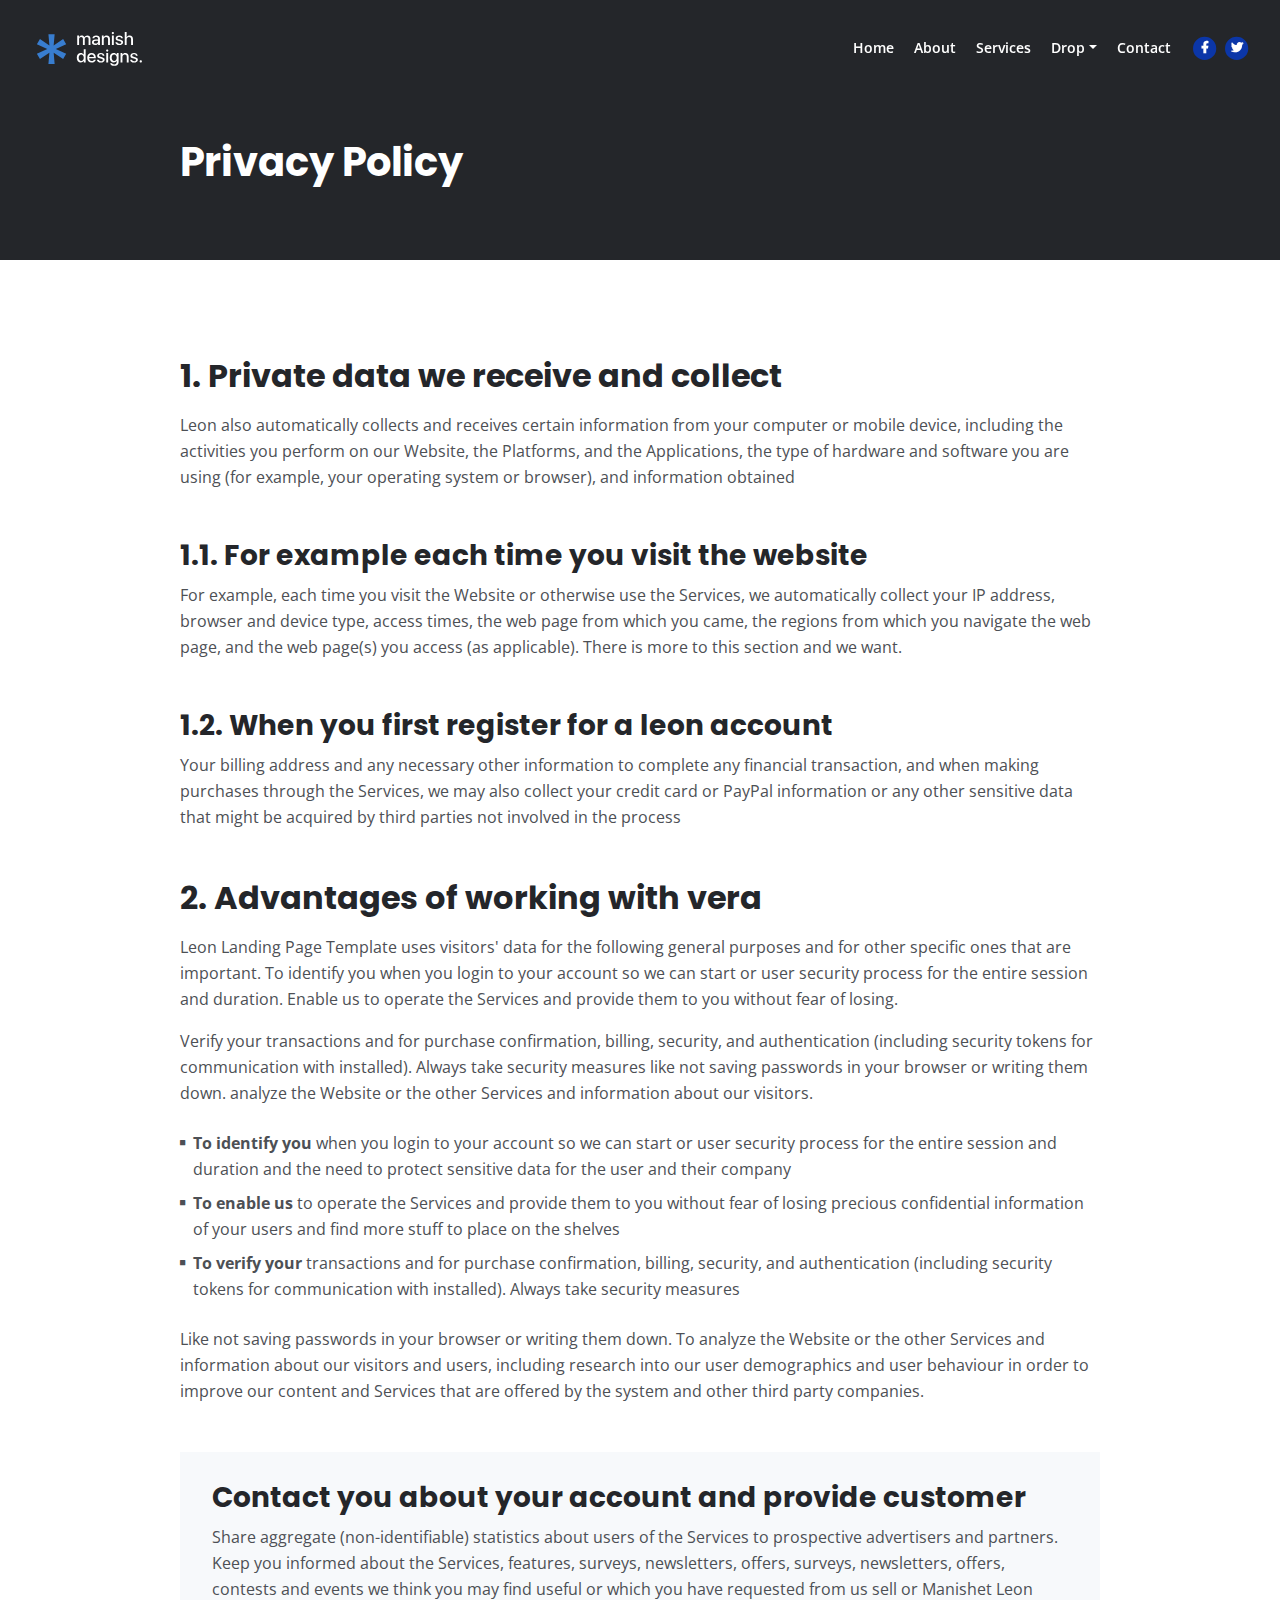
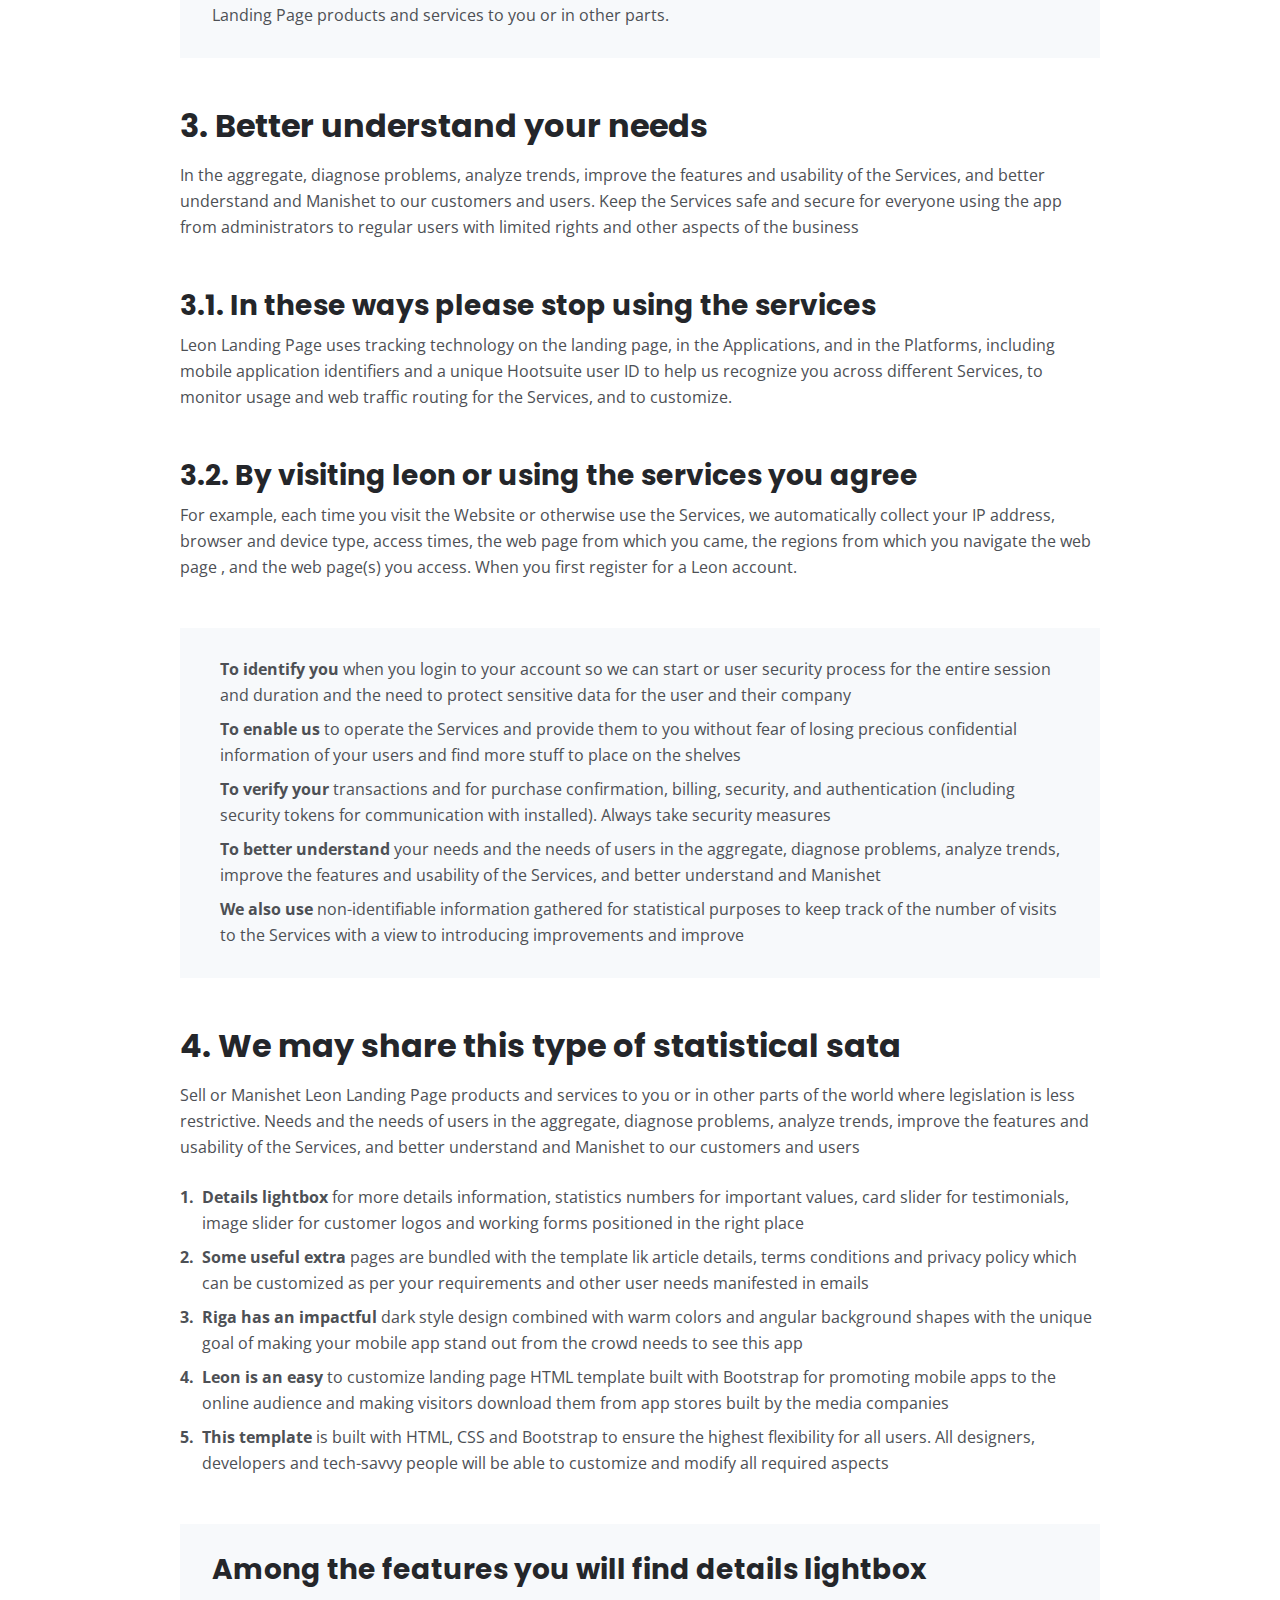
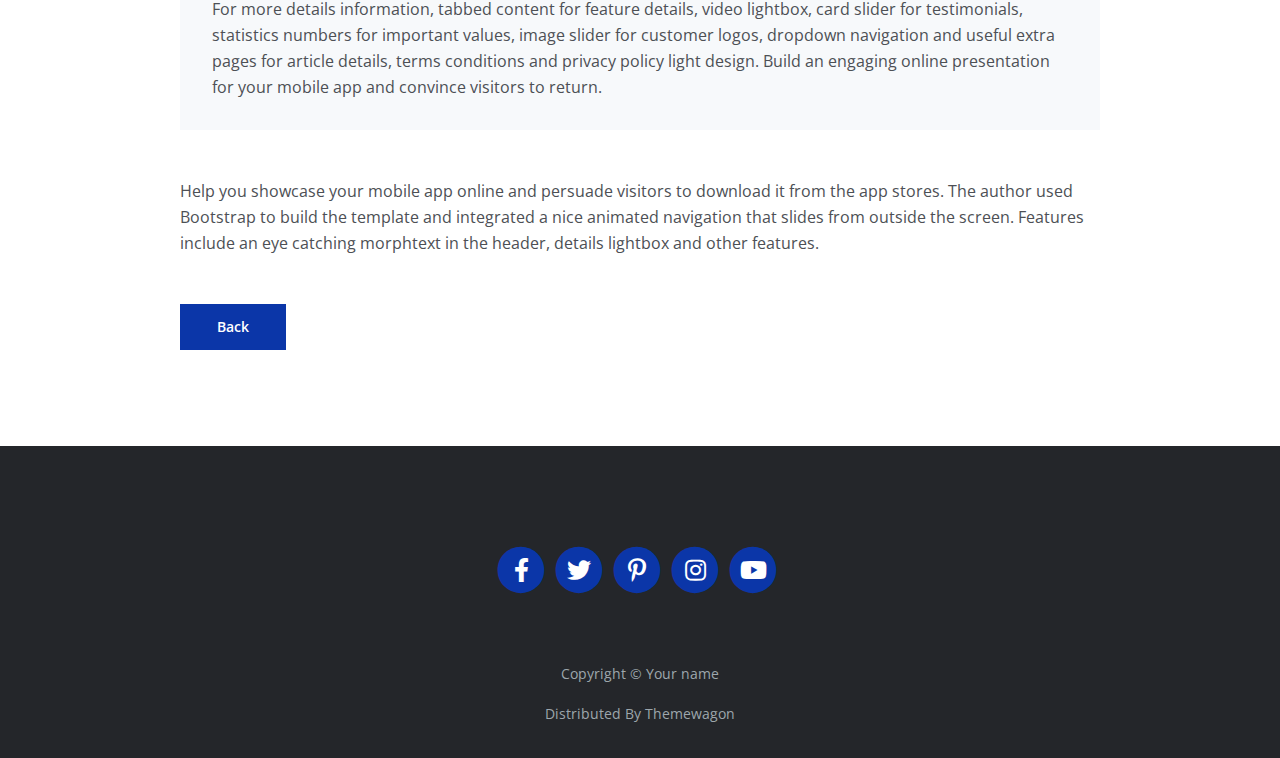
<file: privacy.html>
<!DOCTYPE html>
<html lang="en">
<head>
    <meta charset="utf-8">
    <meta name="viewport" content="width=device-width, initial-scale=1, shrink-to-fit=no">
    
    <!-- SEO Meta Tags -->
    <meta name="description" content="Your description">
    <meta name="author" content="Your name">

    <!-- OG Meta Tags to improve the way the post looks when you share the page on Facebook, Twitter, LinkedIn -->
	<meta property="og:site_name" content="" /> <!-- website name -->
	<meta property="og:site" content="" /> <!-- website link -->
	<meta property="og:title" content=""/> <!-- title shown in the actual shared post -->
	<meta property="og:description" content="" /> <!-- description shown in the actual shared post -->
	<meta property="og:image" content="" /> <!-- image link, make sure it's jpg -->
	<meta property="og:url" content="" /> <!-- where do you want your post to link to -->
	<meta name="twitter:card" content="summary_large_image"> <!-- to have large image post format in Twitter -->

    <!-- Webpage Title -->
    <title>Privacy Policy - Manish</title>
    
    <!-- Styles -->
    <link rel="preconnect" href="https://fonts.gstatic.com">
    <link href="https://fonts.googleapis.com/css2?family=Open+Sans:ital,wght@0,400;0,600;0,700;1,400&family=Poppins:wght@600&display=swap" rel="stylesheet">
    <link href="css/bootstrap.css" rel="stylesheet">
    <link href="css/fontawesome-all.css" rel="stylesheet">
	<link href="css/styles.css" rel="stylesheet">
	
	<!-- Favicon  -->
    <link rel="icon" href="images/favicon.png">
</head>
<body data-spy="scroll" data-target=".fixed-top">
    
    <!-- Navigation -->
    <nav class="navbar navbar-expand-lg fixed-top navbar-dark">
        <div class="container">
            
            <!-- Image Logo -->
            <a class="navbar-brand logo-image" href="index.html"><img src="images/logo.svg" alt="alternative"></a>  

            <!-- Text Logo - Use this if you don't have a graphic logo -->
            <!-- <a class="navbar-brand logo-text page-scroll" href="index.html">Manish</a> -->

            <button class="navbar-toggler p-0 border-0" type="button" data-toggle="offcanvas">
                <span class="navbar-toggler-icon"></span>
            </button>

            <div class="navbar-collapse offcanvas-collapse" id="navbarsExampleDefault">
                <ul class="navbar-nav ml-auto">
                    <li class="nav-item">
                        <a class="nav-link page-scroll" href="index.html#header">Home <span class="sr-only">(current)</span></a>
                    </li>
                    <li class="nav-item">
                        <a class="nav-link page-scroll" href="index.html#about">About</a>
                    </li>
                    <li class="nav-item">
                        <a class="nav-link page-scroll" href="index.html#services">Services</a>
                    </li>
                    <li class="nav-item dropdown">
                        <a class="nav-link dropdown-toggle" href="#" id="dropdown01" data-toggle="dropdown" aria-haspopup="true" aria-expanded="false">Drop</a>
                        <div class="dropdown-menu" aria-labelledby="dropdown01">
                            <a class="dropdown-item page-scroll" href="project.html">Project Details</a>
                            <div class="dropdown-divider"></div>
                            <a class="dropdown-item page-scroll" href="terms.html">Terms Conditions</a>
                            <div class="dropdown-divider"></div>
                            <a class="dropdown-item page-scroll" href="privacy.html">Privacy Policy</a>
                        </div>
                    </li>
                    <li class="nav-item">
                        <a class="nav-link page-scroll" href="index.html#contact">Contact</a>
                    </li>
                </ul>
                <span class="nav-item social-icons">
                    <span class="fa-stack">
                        <a href="#your-link">
                            <i class="fas fa-circle fa-stack-2x"></i>
                            <i class="fab fa-facebook-f fa-stack-1x"></i>
                        </a>
                    </span>
                    <span class="fa-stack">
                        <a href="#your-link">
                            <i class="fas fa-circle fa-stack-2x"></i>
                            <i class="fab fa-twitter fa-stack-1x"></i>
                        </a>
                    </span>
                </span>
            </div> <!-- end of navbar-collapse -->
        </div> <!-- end of container -->
    </nav> <!-- end of navbar -->
    <!-- end of navigation -->


    <!-- Header -->
    <header class="ex-header">
        <div class="container">
            <div class="row">
                <div class="col-xl-10 offset-xl-1">
                    <h1>Privacy Policy</h1>
                </div> <!-- end of col -->
            </div> <!-- end of row -->
        </div> <!-- end of container -->
    </header> <!-- end of ex-header -->
    <!-- end of header -->


    <!-- Basic -->
    <div class="ex-basic-1 pt-5 pb-5">
        <div class="container">
            <div class="row">
                <div class="col-xl-10 offset-xl-1">
                    <h2 class="mt-5 mb-3">1. Private data we receive and collect</h2>
                    <p class="mb-5">Leon also automatically collects and receives certain information from your computer or mobile device, including the activities you perform on our Website, the Platforms, and the Applications, the type of hardware and software you are using (for example, your operating system or browser), and information obtained</p>
                    <h3>1.1. For example each time you visit the website</h3>
                    <p class="mb-5">For example, each time you visit the Website or otherwise use the Services, we automatically collect your IP address, browser and device type, access times, the web page from which you came, the regions from which you navigate the web page, and the web page(s) you access (as applicable). There is more to this section and we want.</p>
                    <h3>1.2. When you first register for a leon account</h3>
                    <p class="mb-5">Your billing address and any necessary other information to complete any financial transaction, and when making purchases through the Services, we may also collect your credit card or PayPal information or any other sensitive data that might be acquired by third parties not involved in the process</p>
                    
                    <h2 class="mb-3">2. Advantages of working with vera</h2>
                    <p>Leon Landing Page Template uses visitors' data for the following general purposes and for other specific ones that are important. To identify you when you login to your account so we can start or user security process for the entire session and duration. Enable us to operate the Services and provide them to you without fear of losing.</p>
                    <p class="mb-4">Verify your transactions and for purchase confirmation, billing, security, and authentication (including security tokens for communication with installed). Always take security measures like not saving passwords in your browser or writing them down. analyze the Website or the other Services and information about our visitors.</p>
                    <ul class="list-unstyled li-space-lg mb-4">
                        <li class="media">
                            <i class="fas fa-square"></i>
                            <div class="media-body"><strong>To identify you</strong> when you login to your account so we can start or user security process for the entire session and duration and the need to protect sensitive data for the user and their company</div>
                        </li>
                        <li class="media">
                            <i class="fas fa-square"></i>
                            <div class="media-body"><strong>To enable us</strong> to operate the Services and provide them to you without fear of losing precious confidential information of your users and find more stuff to place on the shelves</div>
                        </li>
                        <li class="media">
                            <i class="fas fa-square"></i>
                            <div class="media-body"><strong>To verify your</strong> transactions and for purchase confirmation, billing, security, and authentication (including security tokens for communication with installed). Always take security measures</div>
                        </li>
                    </ul>
                    <p class="mb-5">Like not saving passwords in your browser or writing them down. To analyze the Website or the other Services and information about our visitors and users, including research into our user demographics and user behaviour in order to improve our content and Services that are offered by the system and other third party companies.</p>
                    <div class="text-box mb-5">
                        <h3>Contact you about your account and provide customer</h3>
                        <p>Share aggregate (non-identifiable) statistics about users of the Services to prospective advertisers and partners. Keep you informed about the Services, features, surveys, newsletters, offers, surveys, newsletters, offers, contests and events we think you may find useful or which you have requested from us sell or Manishet Leon Landing Page products and services to you or in other parts.</p>
                    </div> <!-- end of text-box -->
                    
                    <h2 class="mb-3">3. Better understand your needs</h2>
                    <p class="mb-5"> In the aggregate, diagnose problems, analyze trends, improve the features and usability of the Services, and better understand and Manishet to our customers and users. Keep the Services safe and secure for everyone using the app from administrators to regular users with limited rights and other aspects of the business</p>
                    <h3>3.1. In these ways please stop using the services</h3>
                    <p class="mb-5">Leon Landing Page uses tracking technology on the landing page, in the Applications, and in the Platforms, including mobile application identifiers and a unique Hootsuite user ID to help us recognize you across different Services, to monitor usage and web traffic routing for the Services, and to customize.</p>
                    <h3>3.2. By visiting leon or using the services you agree</h3>
                    <p class="mb-5">For example, each time you visit the Website or otherwise use the Services, we automatically collect your IP address, browser and device type, access times, the web page from which you came, the regions from which you navigate the web page , and the web page(s) you access. When you first register for a Leon account.</p>
                    <div class="text-box mb-5">
                        <ul class="list-unstyled li-space-lg">
                            <li class="media">
                                <div class="media-body"><strong>To identify you</strong> when you login to your account so we can start or user security process for the entire session and duration and the need to protect sensitive data for the user and their company</div>
                            </li>
                            <li class="media">
                                <div class="media-body"><strong>To enable us</strong> to operate the Services and provide them to you without fear of losing precious confidential information of your users and find more stuff to place on the shelves</div>
                            </li>
                            <li class="media">
                                <div class="media-body"><strong>To verify your</strong> transactions and for purchase confirmation, billing, security, and authentication (including security tokens for communication with installed). Always take security measures</div>
                            </li>
                            <li class="media">
                                <div class="media-body"><strong>To better understand</strong> your needs and the needs of users in the aggregate, diagnose problems, analyze trends, improve the features and usability of the Services, and better understand and Manishet</div>
                            </li>
                            <li class="media">
                                <div class="media-body"><strong>We also use</strong> non-identifiable information gathered for statistical purposes to keep track of the number of visits to the Services with a view to introducing improvements and improve</div>
                            </li>
                        </ul>
                    </div> <!-- end of text-box -->
                    
                    <h2 class="mb-3">4. We may share this type of statistical sata</h2>
                    <p class="mb-4">Sell or Manishet Leon Landing Page products and services to you or in other parts of the world where legislation is less restrictive. Needs and the needs of users in the aggregate, diagnose problems, analyze trends, improve the features and usability of the Services, and better understand and Manishet to our customers and users</p>
                    <ul class="list-unstyled li-space-lg mb-5">
                        <li class="media">
                            <strong>1.</strong>
                            <div class="media-body"><strong>Details lightbox</strong> for more details information, statistics numbers for important values, card slider for testimonials, image slider for customer logos and working forms positioned in the right place</div>
                        </li>
                        <li class="media">
                            <strong>2.</strong>
                            <div class="media-body"><strong>Some useful extra</strong> pages are bundled with the template lik article details, terms conditions and privacy policy which can be customized as per your requirements and other user needs manifested in emails</div>
                        </li>
                        <li class="media">
                            <strong>3.</strong>
                            <div class="media-body"><strong>Riga has an impactful</strong> dark style design combined with warm colors and angular background shapes with the unique goal of making your mobile app stand out from the crowd needs to see this app</div>
                        </li>
                        <li class="media">
                            <strong>4.</strong>
                            <div class="media-body"><strong>Leon is an easy</strong> to customize landing page HTML template built with Bootstrap for promoting mobile apps to the online audience and making visitors download them from app stores built by the media companies</div>
                        </li>
                        <li class="media">
                            <strong>5.</strong>
                            <div class="media-body"><strong>This template</strong> is built with HTML, CSS and Bootstrap to ensure the highest flexibility for all users. All designers, developers and tech-savvy people will be able to customize and modify all required aspects</div>
                        </li>
                    </ul>
                    
                    <div class="text-box mb-5">
                        <h3>Among the features you will find details lightbox</h3>
                        <p>For more details information, tabbed content for feature details, video lightbox, card slider for testimonials, statistics numbers for important values, image slider for customer logos, dropdown navigation and useful extra pages for article details, terms conditions and privacy policy light design. Build an engaging online presentation for your mobile app and convince visitors to return.</p>
                    </div> <!-- end of text-box -->
                    <p class="mb-5">Help you showcase your mobile app online and persuade visitors to download it from the app stores. The author used Bootstrap to build the template and integrated a nice animated navigation that slides from outside the screen. Features include an eye catching morphtext in the header, details lightbox and other features.</p>
                    
                    <a class="btn-solid-reg mb-5" href="index.html">Back</a>
                </div> <!-- end of col -->
            </div> <!-- end of row -->
        </div> <!-- end of container -->
    </div> <!-- end of ex-basic-1 -->
    <!-- end of basic -->


    <!-- Footer -->
    <div class="footer bg-gray">
        <div class="container">
            <div class="row">
                <div class="col-lg-12">
                    <div class="social-container">
                        <span class="fa-stack">
                            <a href="#your-link">
                                <i class="fas fa-circle fa-stack-2x"></i>
                                <i class="fab fa-facebook-f fa-stack-1x"></i>
                            </a>
                        </span>
                        <span class="fa-stack">
                            <a href="#your-link">
                                <i class="fas fa-circle fa-stack-2x"></i>
                                <i class="fab fa-twitter fa-stack-1x"></i>
                            </a>
                        </span>
                        <span class="fa-stack">
                            <a href="#your-link">
                                <i class="fas fa-circle fa-stack-2x"></i>
                                <i class="fab fa-pinterest-p fa-stack-1x"></i>
                            </a>
                        </span>
                        <span class="fa-stack">
                            <a href="#your-link">
                                <i class="fas fa-circle fa-stack-2x"></i>
                                <i class="fab fa-instagram fa-stack-1x"></i>
                            </a>
                        </span>
                        <span class="fa-stack">
                            <a href="#your-link">
                                <i class="fas fa-circle fa-stack-2x"></i>
                                <i class="fab fa-youtube fa-stack-1x"></i>
                            </a>
                        </span>
                    </div> <!-- end of social-container -->
                </div> <!-- end of col -->
            </div> <!-- end of row -->
        </div> <!-- end of container -->
    </div> <!-- end of footer -->  
    <!-- end of footer -->


    <!-- Copyright -->
    <div class="copyright bg-gray">
        <div class="container">
            <div class="row">
                <div class="col-lg-12">
                    <p class="p-small">Copyright © <a class="no-line" href="#your-link">Your name</a></p>
                </div> <!-- end of col -->
            </div> <!-- enf of row -->
        </div> <!-- end of container -->

        <div class="container">
            <div class="row">
                <div class="col-lg-12">
                    <p class="p-small">Distributed By <a class="no-line" href="https://themewagon.com/">Themewagon</a></p>
                </div> <!-- end of col -->
            </div> <!-- enf of row -->
        </div> <!-- end of container -->
    </div> <!-- end of copyright --> 
    <!-- end of copyright -->
    
    	
    <!-- Scripts -->
    <script src="js/jquery.min.js"></script> <!-- jQuery for Bootstrap's JavaScript plugins -->
    <script src="js/bootstrap.min.js"></script> <!-- Bootstrap framework -->
    <script src="js/jquery.easing.min.js"></script> <!-- jQuery Easing for smooth scrolling between anchors -->
    <script src="js/scripts.js"></script> <!-- Custom scripts -->
</body>
</html>
</file>
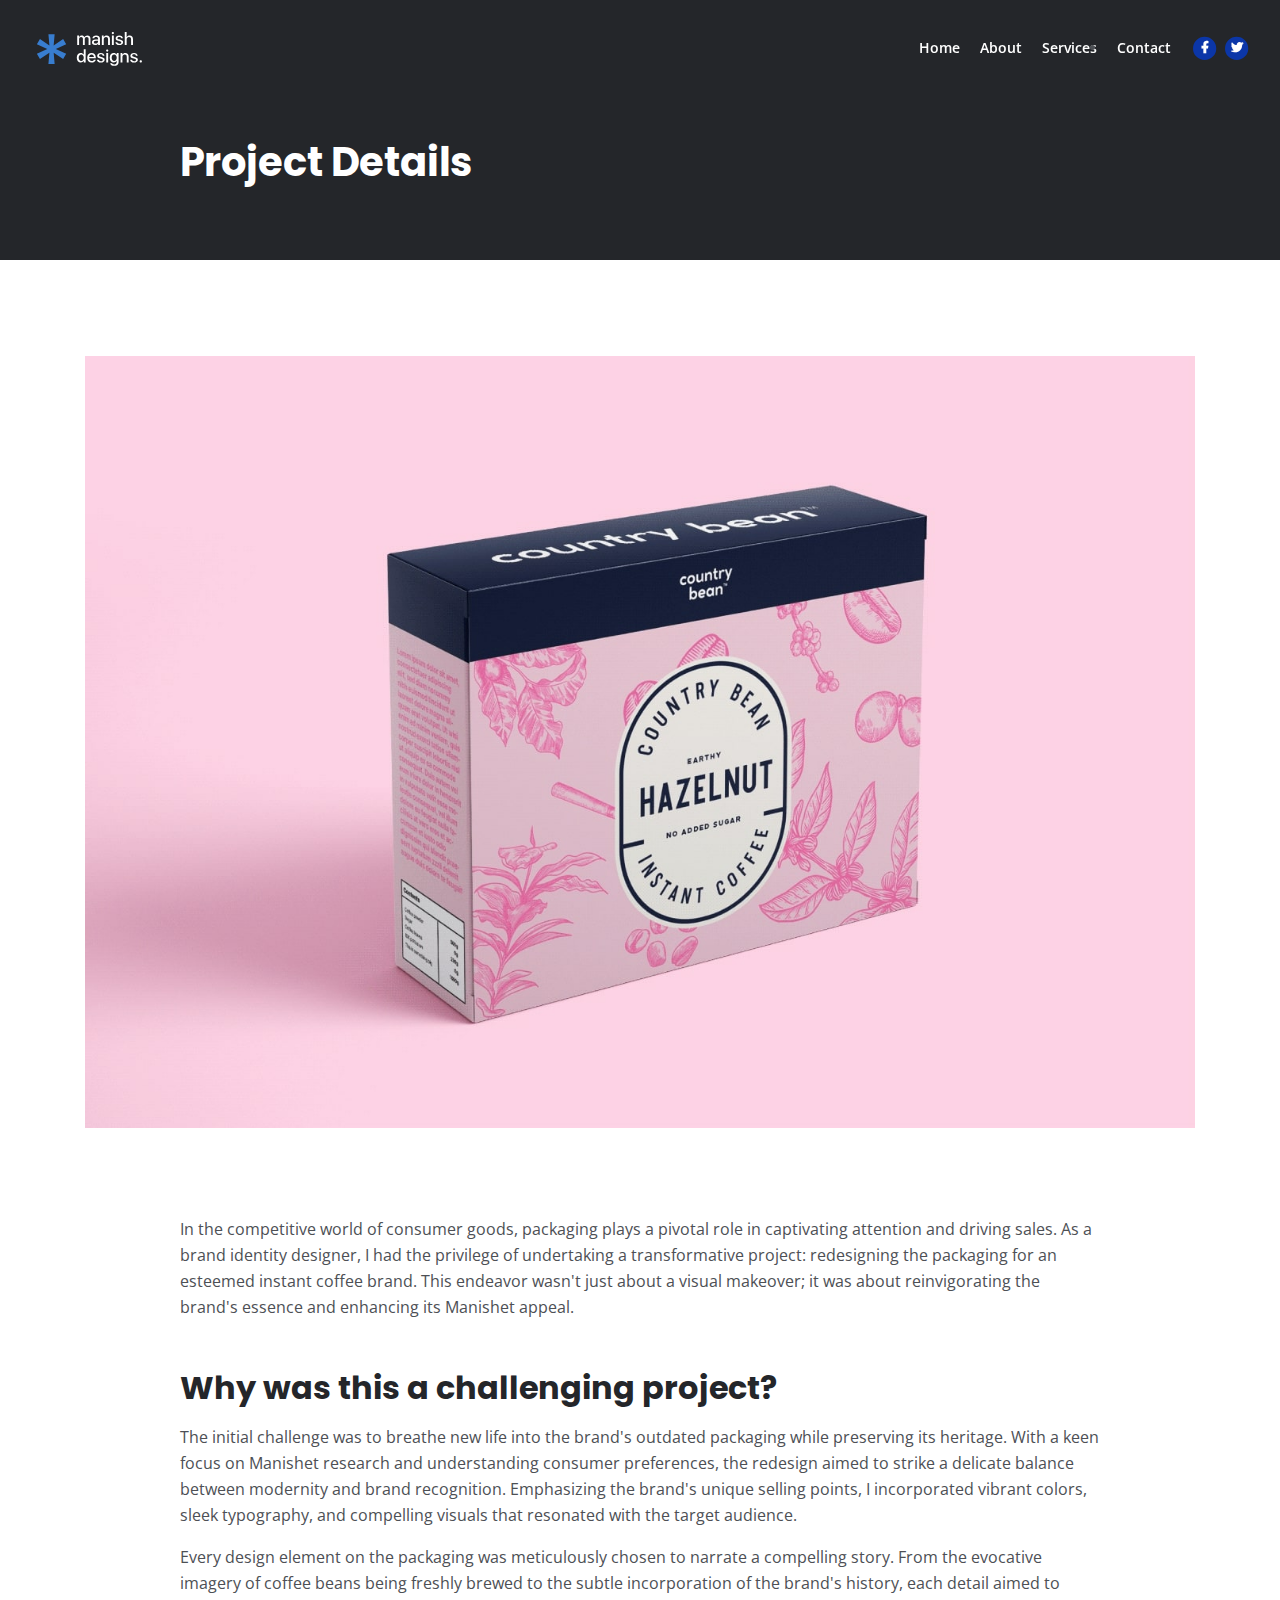
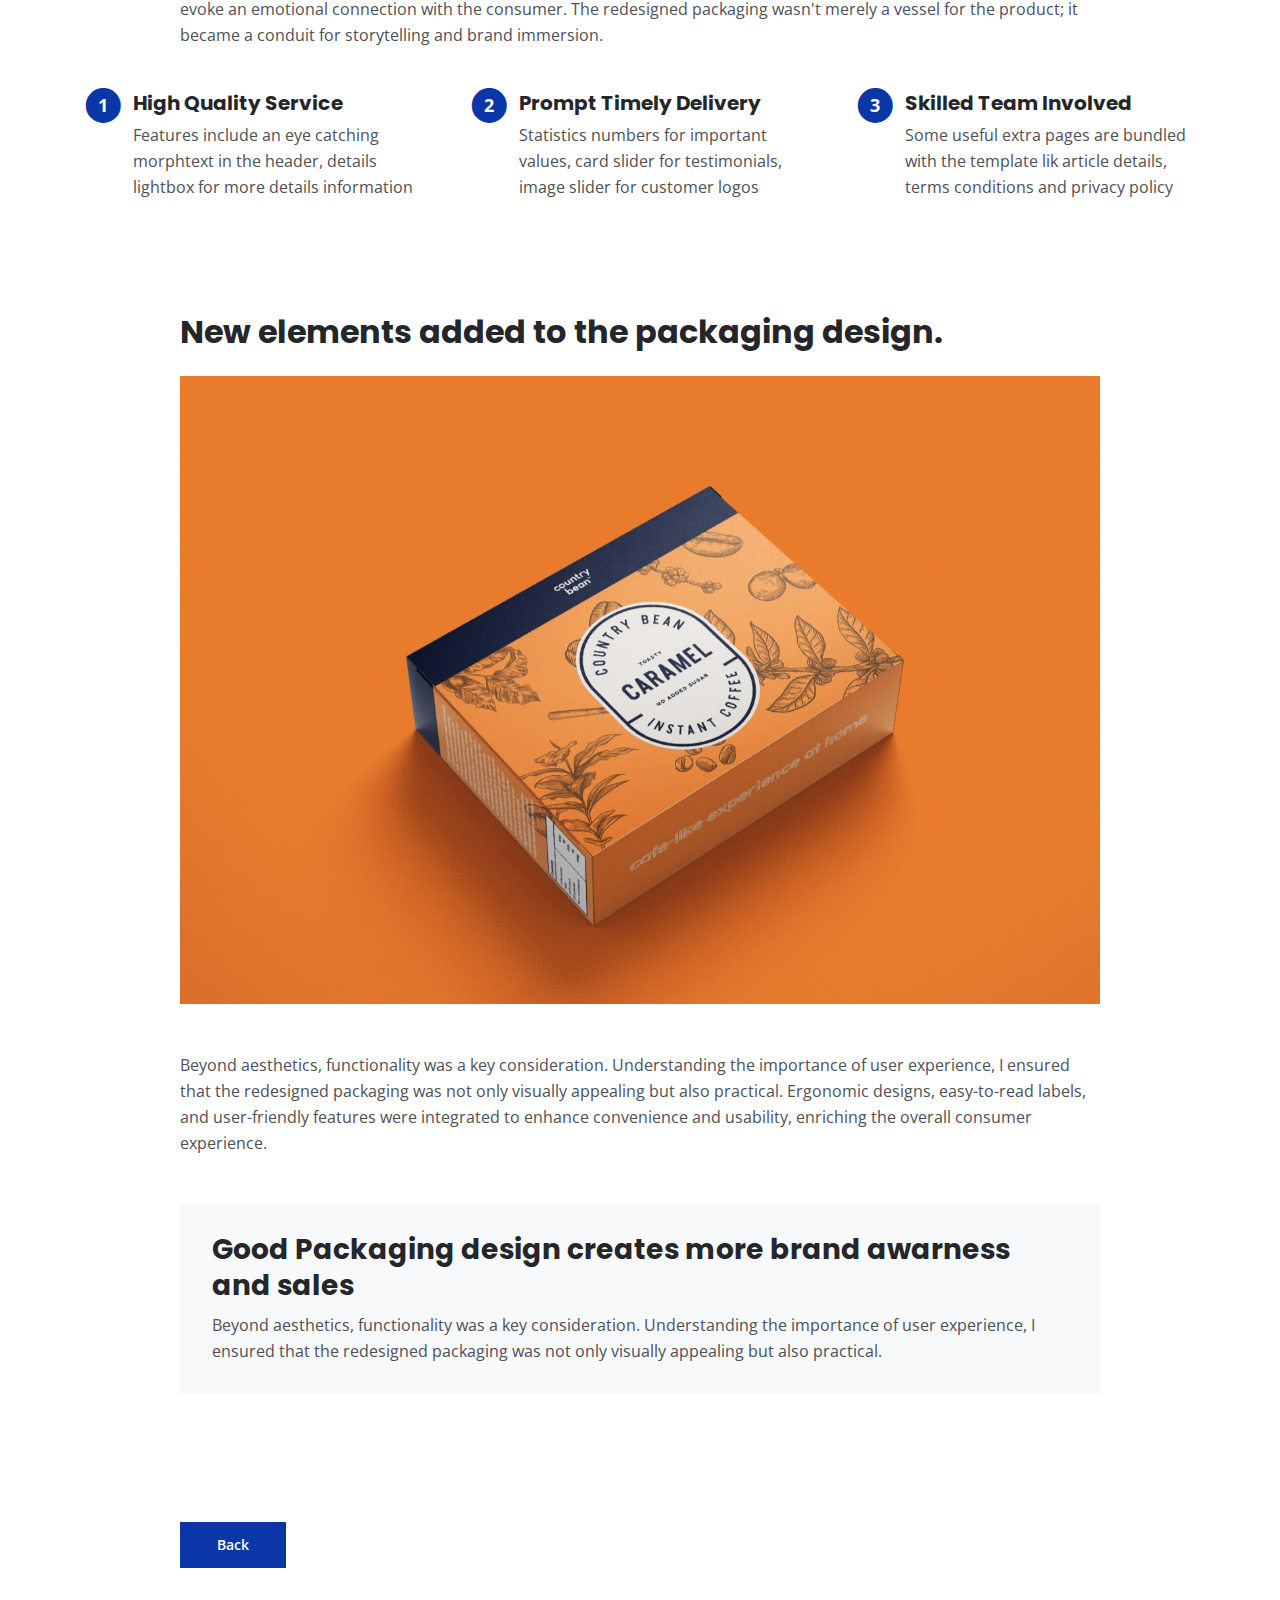
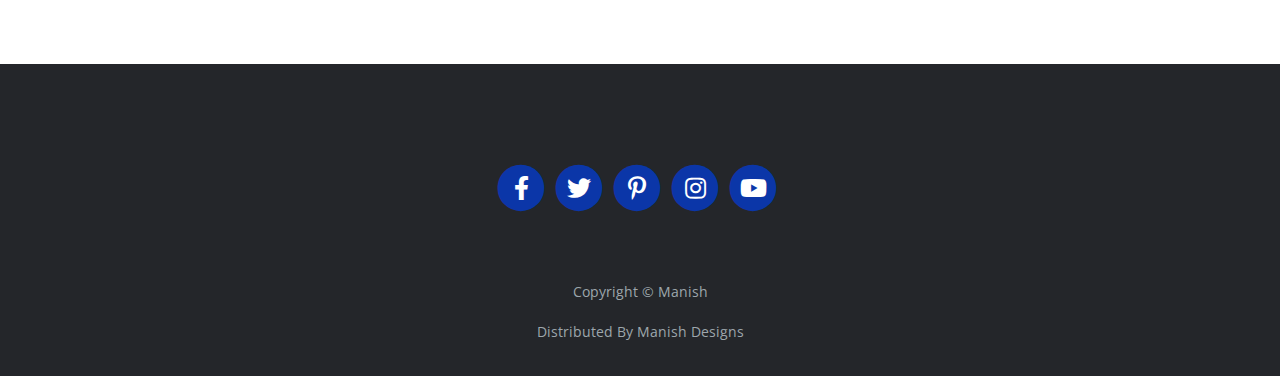
<file: project.html>
<!DOCTYPE html>
<html lang="en">
<head>
    <meta charset="utf-8">
    <meta name="viewport" content="width=device-width, initial-scale=1, shrink-to-fit=no">
    
    <!-- SEO Meta Tags -->
    <meta name="description" content="Your description">
    <meta name="author" content="Manish">

    <!-- OG Meta Tags to improve the way the post looks when you share the page on Facebook, Twitter, LinkedIn -->
	<meta property="og:site_name" content="" /> <!-- website name -->
	<meta property="og:site" content="" /> <!-- website link -->
	<meta property="og:title" content=""/> <!-- title shown in the actual shared post -->
	<meta property="og:description" content="" /> <!-- description shown in the actual shared post -->
	<meta property="og:image" content="" /> <!-- image link, make sure it's jpg -->
	<meta property="og:url" content="" /> <!-- where do you want your post to link to -->
	<meta name="twitter:card" content="summary_large_image"> <!-- to have large image post format in Twitter -->

    <!-- Webpage Title -->
    <title>Project Details - Manish</title>
    
    <!-- Styles -->
    <link rel="preconnect" href="https://fonts.gstatic.com">
    <link href="https://fonts.googleapis.com/css2?family=Open+Sans:ital,wght@0,400;0,600;0,700;1,400&family=Poppins:wght@600&display=swap" rel="stylesheet">
    <link href="css/bootstrap.css" rel="stylesheet">
    <link href="css/fontawesome-all.css" rel="stylesheet">
	<link href="css/styles.css" rel="stylesheet">
	
	<!-- Favicon  -->
    <link rel="icon" href="images/favicon.png">
</head>
<body data-spy="scroll" data-target=".fixed-top">
    
    <!-- Navigation -->
    <nav class="navbar navbar-expand-lg fixed-top navbar-dark">
        <div class="container">
            
            <!-- Image Logo -->
            <a class="navbar-brand logo-image" href="index.html"><img src="images/logo.svg" alt="alternative"></a>  

            <!-- Text Logo - Use this if you don't have a graphic logo -->
            <!-- <a class="navbar-brand logo-text page-scroll" href="index.html">Manish</a> -->

            <button class="navbar-toggler p-0 border-0" type="button" data-toggle="offcanvas">
                <span class="navbar-toggler-icon"></span>
            </button>

            <div class="navbar-collapse offcanvas-collapse" id="navbarsExampleDefault">
                <ul class="navbar-nav ml-auto">
                    <li class="nav-item">
                        <a class="nav-link page-scroll" href="index.html#header">Home <span class="sr-only">(current)</span></a>
                    </li>
                    <li class="nav-item">
                        <a class="nav-link page-scroll" href="index.html#about">About</a>
                    </li>
                    <li class="nav-item">
                        <a class="nav-link page-scroll" href="index.html#services">Services</a>
                    </li>

                        </div>
                    </li>
                    <li class="nav-item">
                        <a class="nav-link page-scroll" href="index.html#contact">Contact</a>
                    </li>
                </ul>
                <span class="nav-item social-icons">
                    <span class="fa-stack">
                        <a href="#your-link">
                            <i class="fas fa-circle fa-stack-2x"></i>
                            <i class="fab fa-facebook-f fa-stack-1x"></i>
                        </a>
                    </span>
                    <span class="fa-stack">
                        <a href="#your-link">
                            <i class="fas fa-circle fa-stack-2x"></i>
                            <i class="fab fa-twitter fa-stack-1x"></i>
                        </a>
                    </span>
                </span>
            </div> <!-- end of navbar-collapse -->
        </div> <!-- end of container -->
    </nav> <!-- end of navbar -->
    <!-- end of navigation -->


    <!-- Header -->
    <header class="ex-header">
        <div class="container">
            <div class="row">
                <div class="col-xl-10 offset-xl-1">
                    <h1>Project Details</h1>
                </div> <!-- end of col -->
            </div> <!-- end of row -->
        </div> <!-- end of container -->
    </header> <!-- end of ex-header -->
    <!-- end of header -->


    <!-- Basic -->
    <div class="ex-basic-1 pt-5 pb-5">
        <div class="container">
            <div class="row">
                <div class="col-lg-12">
                    <img class="img-fluid mt-5 mb-3" src="images/project-details-large.jpg" alt="alternative">
                </div> <!-- end of col -->
            </div> <!-- end of row -->
        </div> <!-- end of container -->
    </div> <!-- end of ex-basic-1 -->
    <!-- end of basic -->


    <!-- Basic -->
    <div class="ex-basic-1 pt-4">
        <div class="container">
            <div class="row">
                <div class="col-xl-10 offset-xl-1">
                    <p>In the competitive world of consumer goods, packaging plays a pivotal role in captivating attention and driving sales. As a brand identity designer, I had the privilege of undertaking a transformative project: redesigning the packaging for an esteemed instant coffee brand. This endeavor wasn't just about a visual makeover; it was about reinvigorating the brand's essence and enhancing its Manishet appeal.</p>
                    <p class="mb-5"></p>

                    <h2 class="mb-3">Why was this a challenging project?</h2>
                    <p>The initial challenge was to breathe new life into the brand's outdated packaging while preserving its heritage. With a keen focus on Manishet research and understanding consumer preferences, the redesign aimed to strike a delicate balance between modernity and brand recognition. Emphasizing the brand's unique selling points, I incorporated vibrant colors, sleek typography, and compelling visuals that resonated with the target audience.

</p>
                    <p class="mb-4">Every design element on the packaging was meticulously chosen to narrate a compelling story. From the evocative imagery of coffee beans being freshly brewed to the subtle incorporation of the brand's history, each detail aimed to evoke an emotional connection with the consumer. The redesigned packaging wasn't merely a vessel for the product; it became a conduit for storytelling and brand immersion.</p>
                </div> <!-- end of col -->
            </div> <!-- end of row -->
        </div> <!-- end of container -->
    </div> <!-- end of ex-basic-1 -->
    <!-- end of basic -->


    <!-- Cards -->
    <div class="ex-cards-1 pt-3 pb-3">
        <div class="container">
            <div class="row">
                <div class="col-lg-12">
                    
                    <!-- Card -->
                    <div class="card">
                        <ul class="list-unstyled">
                            <li class="media">
                                <span class="fa-stack">
                                    <span class="fas fa-circle fa-stack-2x"></span>
                                    <span class="fa-stack-1x">1</span>
                                </span>
                                <div class="media-body">
                                    <h5>High Quality Service</h5>
                                    <p>Features include an eye catching morphtext in the header, details lightbox for more details information</p>
                                </div>
                            </li>
                        </ul>
                    </div> <!-- end of card -->
                    <!-- end of card -->

                    <!-- Card -->
                    <div class="card">
                        <ul class="list-unstyled">
                            <li class="media">
                                <span class="fa-stack">
                                    <span class="fas fa-circle fa-stack-2x"></span>
                                    <span class="fa-stack-1x">2</span>
                                </span>
                                <div class="media-body">
                                    <h5>Prompt Timely Delivery</h5>
                                    <p>Statistics numbers for important values, card slider for testimonials, image slider for customer logos</p>
                                </div>
                            </li>
                        </ul>
                    </div> <!-- end of card -->
                    <!-- end of card -->

                    <!-- Card -->
                    <div class="card">
                        <ul class="list-unstyled">
                            <li class="media">
                                <span class="fa-stack">
                                    <span class="fas fa-circle fa-stack-2x"></span>
                                    <span class="fa-stack-1x">3</span>
                                </span>
                                <div class="media-body">
                                    <h5>Skilled Team Involved</h5>
                                    <p>Some useful extra pages are bundled with the template lik article details, terms conditions and privacy policy</p>
                                </div>
                            </li>
                        </ul>
                    </div> <!-- end of card -->
                    <!-- end of card -->

                </div> <!-- end of col -->   
            </div> <!-- end of row -->   
        </div> <!-- end of container -->   
    </div> <!-- end of ex-cards-1 -->
    <!-- end of cards -->


    <!-- Basic -->
    <div class="ex-basic-1 pt-3 pb-5">
        <div class="container">
            <div class="row">
                <div class="col-xl-10 offset-xl-1">
                    <p class="mb-5"> </p>
                    
                    <h2 class="mb-4">New elements added to the packaging design.</h2>
                    <img class="img-fluid mb-5" src="images/project-details-small.jpg" alt="alternative">
                    <p> Beyond aesthetics, functionality was a key consideration. Understanding the importance of user experience, I ensured that the redesigned packaging was not only visually appealing but also practical. Ergonomic designs, easy-to-read labels, and user-friendly features were integrated to enhance convenience and usability, enriching the overall consumer experience.</p>
                    <p class="mb-5"> </p>
                    <div class="text-box mb-5">
                        <h3>Good Packaging design creates more brand awarness and sales</h3>
                        <p>Beyond aesthetics, functionality was a key consideration. Understanding the importance of user experience, I ensured that the redesigned packaging was not only visually appealing but also practical.</p>
                    </div> <!-- end of text-box -->
                    <p class="mb-4"> </p>
                    <ul class="list-unstyled li-space-lg mb-5">
                        <li class="media">
                        </li>
                        <li class="media">
                        </li>
                        <li class="media">
                        </li>
                        <li class="media">
                        </li>
                        <li class="media">
                        </li>
                    </ul>

                    <a class="btn-solid-reg mb-5" href="index.html">Back</a>
                </div> <!-- end of col -->
            </div> <!-- end of row -->
        </div> <!-- end of container -->
    </div> <!-- end of ex-basic-1 -->
    <!-- end of basic -->


    <!-- Footer -->
    <div class="footer bg-gray">
        <div class="container">
            <div class="row">
                <div class="col-lg-12">
                    <div class="social-container">
                        <span class="fa-stack">
                            <a href="#your-link">
                                <i class="fas fa-circle fa-stack-2x"></i>
                                <i class="fab fa-facebook-f fa-stack-1x"></i>
                            </a>
                        </span>
                        <span class="fa-stack">
                            <a href="#your-link">
                                <i class="fas fa-circle fa-stack-2x"></i>
                                <i class="fab fa-twitter fa-stack-1x"></i>
                            </a>
                        </span>
                        <span class="fa-stack">
                            <a href="#your-link">
                                <i class="fas fa-circle fa-stack-2x"></i>
                                <i class="fab fa-pinterest-p fa-stack-1x"></i>
                            </a>
                        </span>
                        <span class="fa-stack">
                            <a href="#your-link">
                                <i class="fas fa-circle fa-stack-2x"></i>
                                <i class="fab fa-instagram fa-stack-1x"></i>
                            </a>
                        </span>
                        <span class="fa-stack">
                            <a href="#your-link">
                                <i class="fas fa-circle fa-stack-2x"></i>
                                <i class="fab fa-youtube fa-stack-1x"></i>
                            </a>
                        </span>
                    </div> <!-- end of social-container -->
                </div> <!-- end of col -->
            </div> <!-- end of row -->
        </div> <!-- end of container -->
    </div> <!-- end of footer -->  
    <!-- end of footer -->


    <!-- Copyright -->
    <div class="copyright bg-gray">
        <div class="container">
            <div class="row">
                <div class="col-lg-12">
                    <p class="p-small">Copyright © <a class="no-line" href="#your-link">Manish</a></p>
                </div> <!-- end of col -->
            </div> <!-- enf of row -->
        </div> <!-- end of container -->


        <div class="container">
            <div class="row">
                <div class="col-lg-12">
                    <p class="p-small">Distributed By <a class="no-line" href="https://Manish Designs.com/">Manish Designs</a></p>
                </div> <!-- end of col -->
            </div> <!-- enf of row -->
        </div> <!-- end of container -->
    </div> <!-- end of copyright --> 
    <!-- end of copyright -->
    
    	
    <!-- Scripts -->
    <script src="js/jquery.min.js"></script> <!-- jQuery for Bootstrap's JavaScript plugins -->
    <script src="js/bootstrap.min.js"></script> <!-- Bootstrap framework -->
    <script src="js/jquery.easing.min.js"></script> <!-- jQuery Easing for smooth scrolling between anchors -->
    <script src="js/scripts.js"></script> <!-- Custom scripts -->
</body>
</html>
</file>
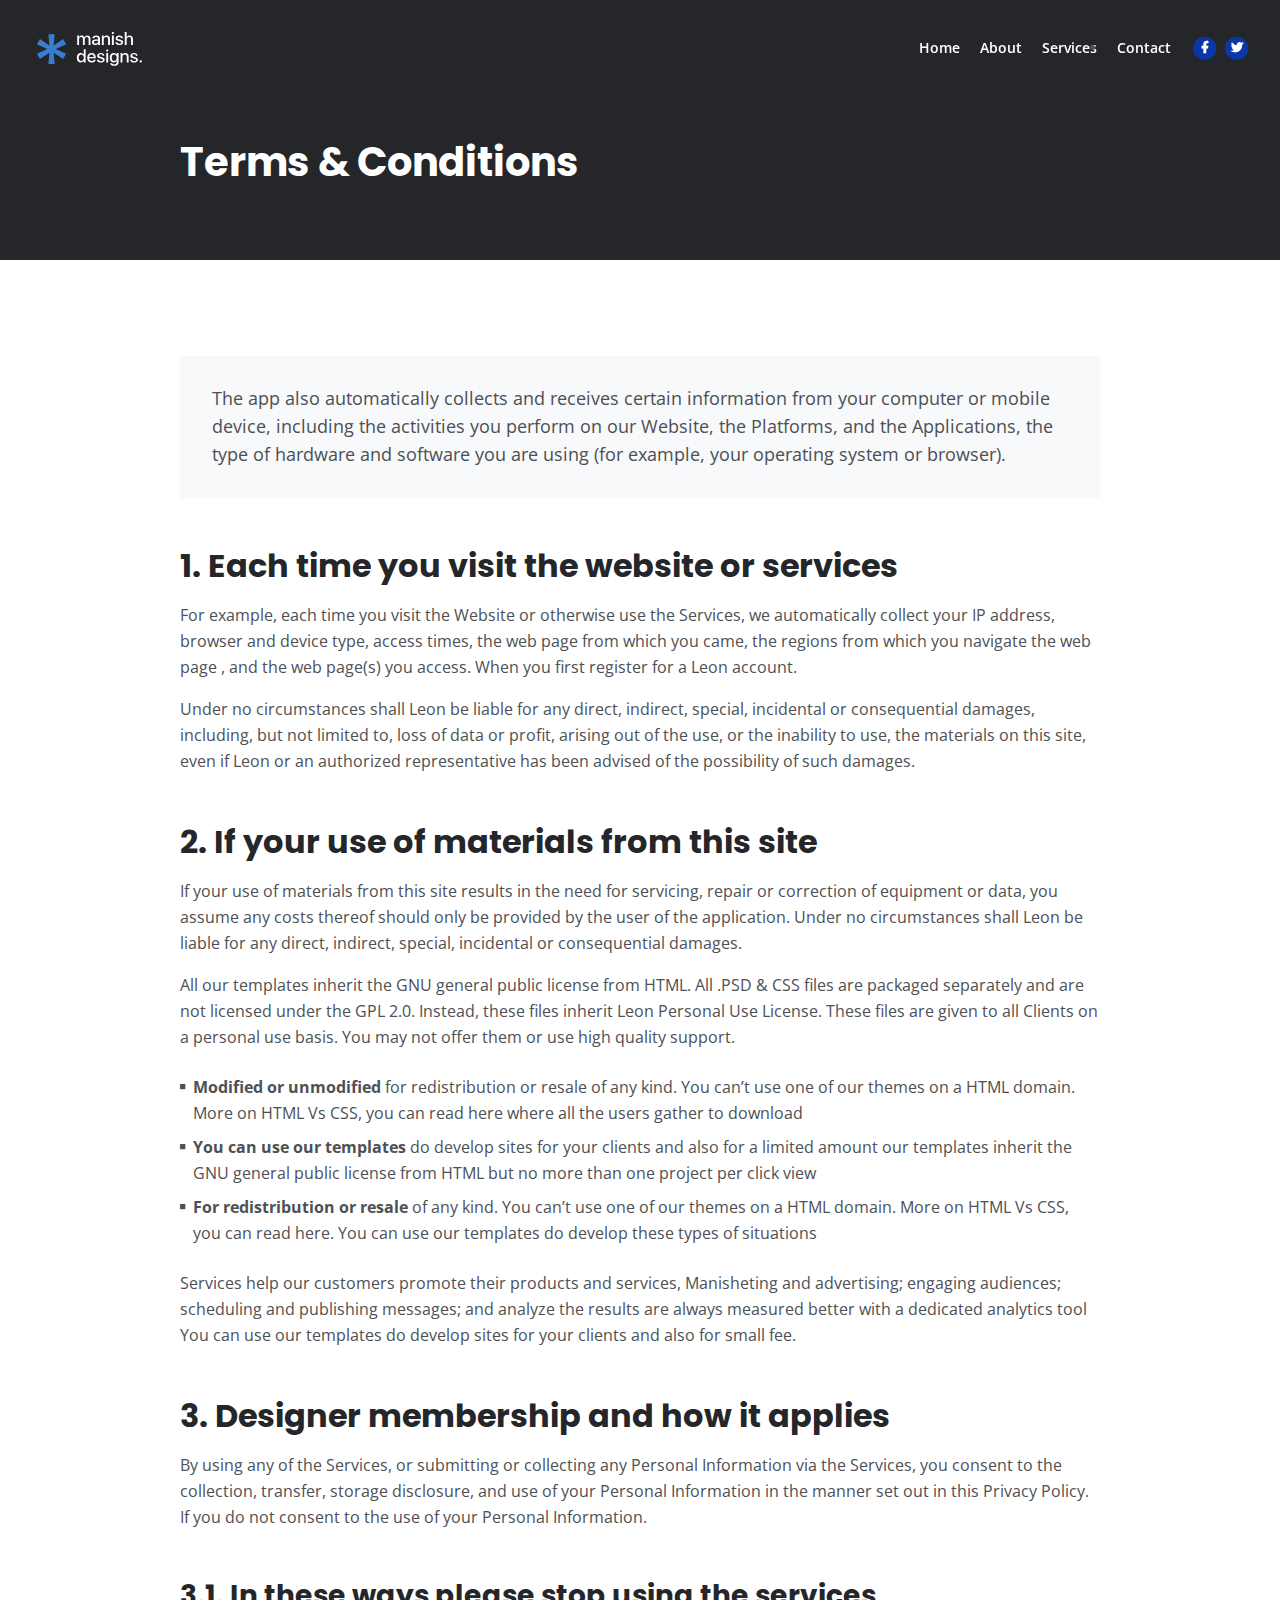
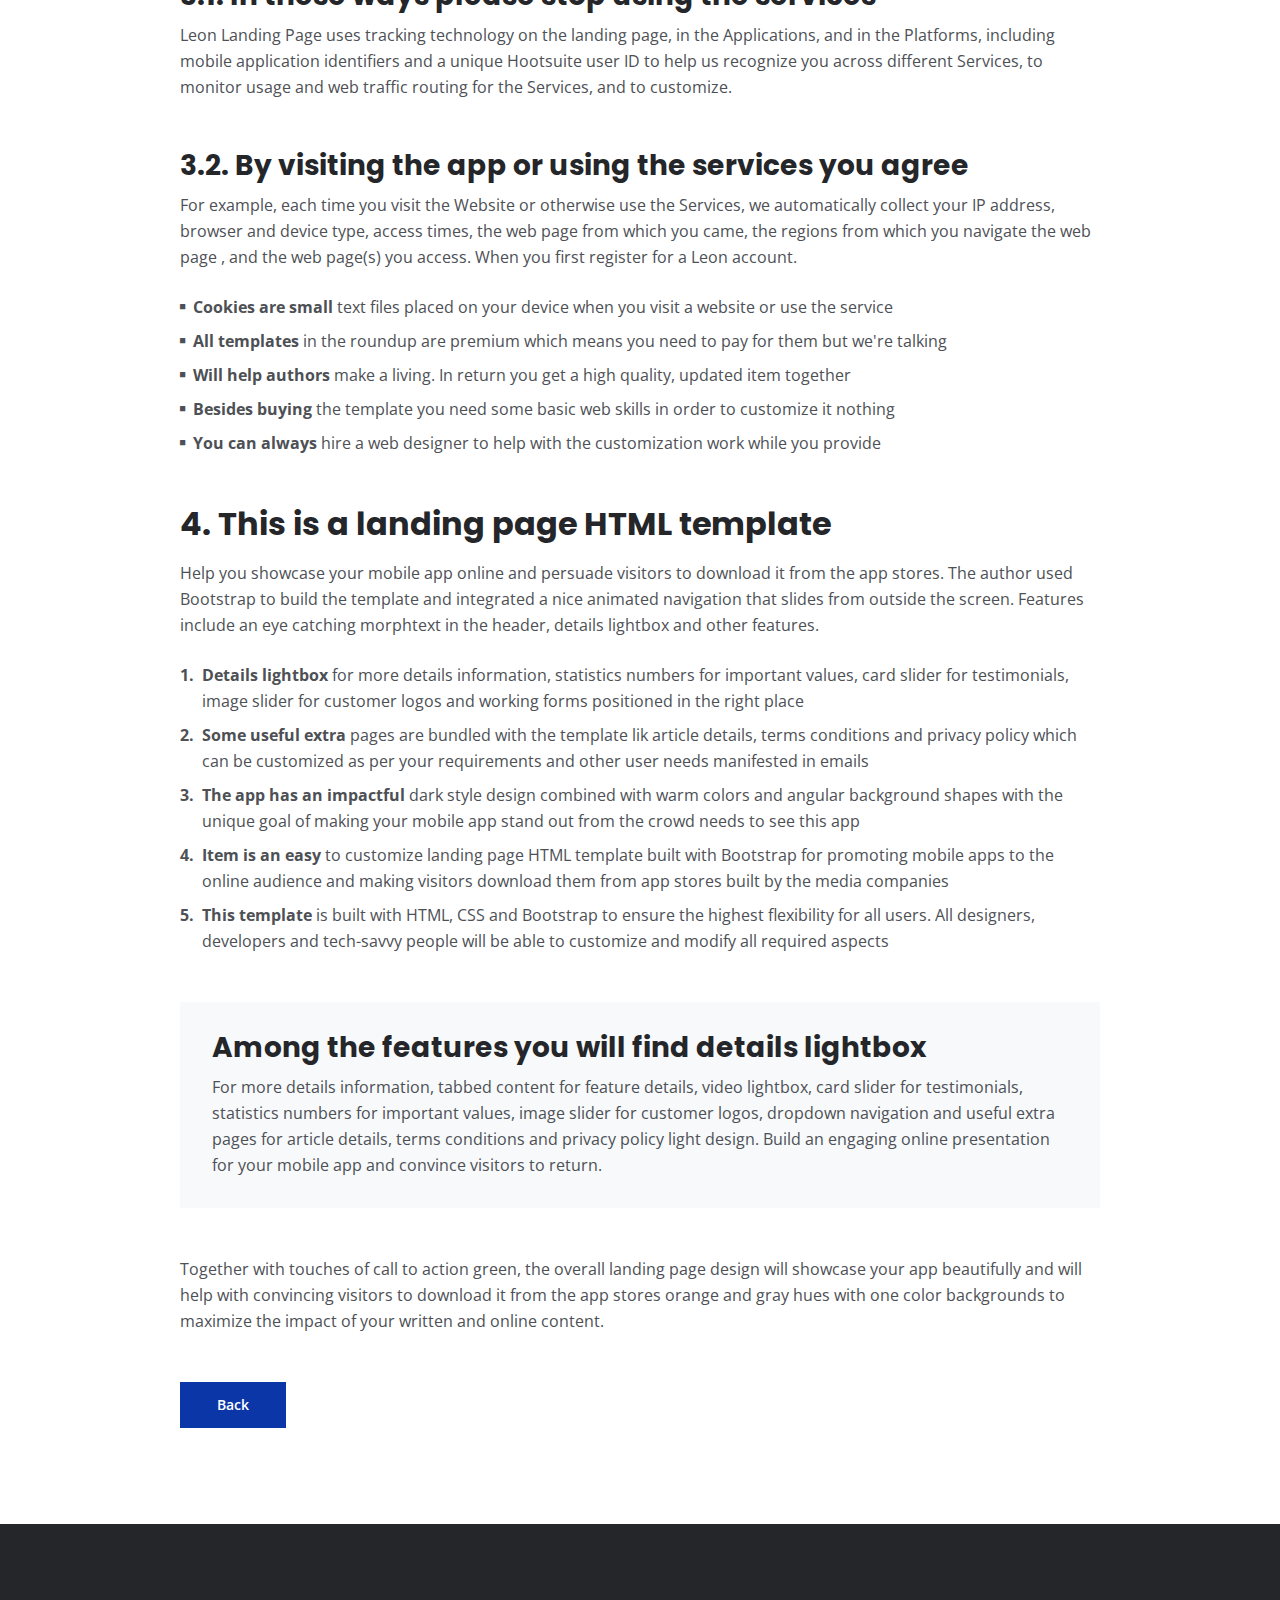
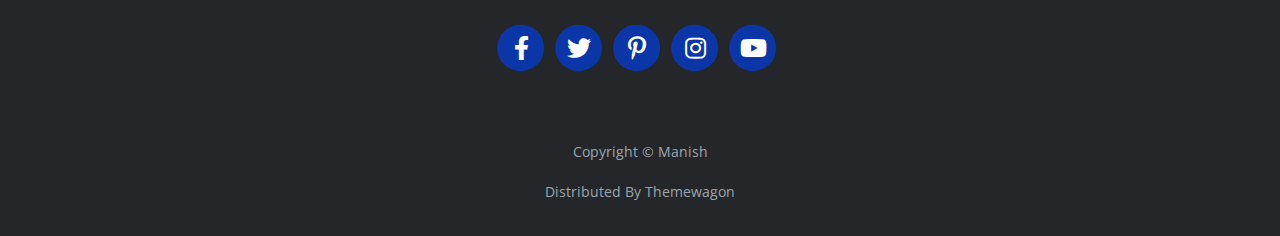
<file: terms.html>
<!DOCTYPE html>
<html lang="en">
<head>
    <meta charset="utf-8">
    <meta name="viewport" content="width=device-width, initial-scale=1, shrink-to-fit=no">
    
    <!-- SEO Meta Tags -->
    <meta name="description" content="Your description">
    <meta name="author" content="Manish">

    <!-- OG Meta Tags to improve the way the post looks when you share the page on Facebook, Twitter, LinkedIn -->
	<meta property="og:site_name" content="" /> <!-- website name -->
	<meta property="og:site" content="" /> <!-- website link -->
	<meta property="og:title" content=""/> <!-- title shown in the actual shared post -->
	<meta property="og:description" content="" /> <!-- description shown in the actual shared post -->
	<meta property="og:image" content="" /> <!-- image link, make sure it's jpg -->
	<meta property="og:url" content="" /> <!-- where do you want your post to link to -->
	<meta name="twitter:card" content="summary_large_image"> <!-- to have large image post format in Twitter -->

    <!-- Webpage Title -->
    <title>Terms & Conditions - Manish</title>
    
    <!-- Styles -->
    <link rel="preconnect" href="https://fonts.gstatic.com">
    <link href="https://fonts.googleapis.com/css2?family=Open+Sans:ital,wght@0,400;0,600;0,700;1,400&family=Poppins:wght@600&display=swap" rel="stylesheet">
    <link href="css/bootstrap.css" rel="stylesheet">
    <link href="css/fontawesome-all.css" rel="stylesheet">
	<link href="css/styles.css" rel="stylesheet">
	
	<!-- Favicon  -->
    <link rel="icon" href="images/favicon.png">
</head>
<body data-spy="scroll" data-target=".fixed-top">
    
    <!-- Navigation -->
    <nav class="navbar navbar-expand-lg fixed-top navbar-dark">
        <div class="container">
            
            <!-- Image Logo -->
            <a class="navbar-brand logo-image" href="index.html"><img src="images/logo.svg" alt="alternative"></a>  

            <!-- Text Logo - Use this if you don't have a graphic logo -->
            <!-- <a class="navbar-brand logo-text page-scroll" href="index.html">Manish</a> -->

            <button class="navbar-toggler p-0 border-0" type="button" data-toggle="offcanvas">
                <span class="navbar-toggler-icon"></span>
            </button>

            <div class="navbar-collapse offcanvas-collapse" id="navbarsExampleDefault">
                <ul class="navbar-nav ml-auto">
                    <li class="nav-item">
                        <a class="nav-link page-scroll" href="index.html#header">Home <span class="sr-only">(current)</span></a>
                    </li>
                    <li class="nav-item">
                        <a class="nav-link page-scroll" href="index.html#about">About</a>
                    </li>
                    <li class="nav-item">
                        <a class="nav-link page-scroll" href="index.html#services">Services</a>
                    </li>
                        </div>
                    </li>
                    <li class="nav-item">
                        <a class="nav-link page-scroll" href="index.html#contact">Contact</a>
                    </li>
                </ul>
                <span class="nav-item social-icons">
                    <span class="fa-stack">
                        <a href="#your-link">
                            <i class="fas fa-circle fa-stack-2x"></i>
                            <i class="fab fa-facebook-f fa-stack-1x"></i>
                        </a>
                    </span>
                    <span class="fa-stack">
                        <a href="#your-link">
                            <i class="fas fa-circle fa-stack-2x"></i>
                            <i class="fab fa-twitter fa-stack-1x"></i>
                        </a>
                    </span>
                </span>
            </div> <!-- end of navbar-collapse -->
        </div> <!-- end of container -->
    </nav> <!-- end of navbar -->
    <!-- end of navigation -->


    <!-- Header -->
    <header class="ex-header">
        <div class="container">
            <div class="row">
                <div class="col-xl-10 offset-xl-1">
                    <h1>Terms & Conditions</h1>
                </div> <!-- end of col -->
            </div> <!-- end of row -->
        </div> <!-- end of container -->
    </header> <!-- end of ex-header -->
    <!-- end of header -->


    <!-- Basic -->
    <div class="ex-basic-1 pt-5 pb-5">
        <div class="container">
            <div class="row">
                <div class="col-xl-10 offset-xl-1">
                    <div class="text-box mt-5 mb-5">
                        <p class="p-large">The app also automatically collects and receives certain information from your computer or mobile device, including the activities you perform on our Website, the Platforms, and the Applications, the type of hardware and software you are using (for example, your operating system or browser).</p>
                    </div> <!-- end of text-box -->

                    <h2 class="mb-3">1. Each time you visit the website or services</h2>
                    <p>For example, each time you visit the Website or otherwise use the Services, we automatically collect your IP address, browser and device type, access times, the web page from which you came, the regions from which you navigate the web page , and the web page(s) you access. When you first register for a Leon account.</p>
                    <p class="mb-5">Under no circumstances shall Leon be liable for any direct, indirect, special, incidental or consequential damages, including, but not limited to, loss of data or profit, arising out of the use, or the inability to use, the materials on this site, even if Leon or an authorized representative has been advised of the possibility of such damages.</p>

                    <h2 class="mb-3">2. If your use of materials from this site</h2>
                    <p>If your use of materials from this site results in the need for servicing, repair or correction of equipment or data, you assume any costs thereof should only be provided by the user of the application. Under no circumstances shall Leon be liable for any direct, indirect, special, incidental or consequential damages.</p>
                    <p class="mb-4">All our templates inherit the GNU general public license from HTML. All .PSD & CSS files are packaged separately and are not licensed under the GPL 2.0. Instead, these files inherit Leon Personal Use License. These files are given to all Clients on a personal use basis. You may not offer them or use high quality support.</p>
                    <ul class="list-unstyled li-space-lg mb-4">
                        <li class="media">
                            <i class="fas fa-square"></i>
                            <div class="media-body"><strong>Modified or unmodified</strong> for redistribution or resale of any kind. You can’t use one of our themes on a HTML domain. More on HTML Vs CSS, you can read here where all the users gather to download</div>
                        </li>
                        <li class="media">
                            <i class="fas fa-square"></i>
                            <div class="media-body"><strong>You can use our templates</strong>  do develop sites for your clients and also for a limited amount our templates inherit the GNU general public license from HTML but no more than one project per click view</div>
                        </li>
                        <li class="media">
                            <i class="fas fa-square"></i>
                            <div class="media-body"><strong>For redistribution or resale</strong> of any kind. You can’t use one of our themes on a HTML domain. More on HTML Vs CSS, you can read here. You can use our templates do develop these types of situations</div>
                        </li>
                    </ul>
                    <p class="mb-5">Services help our customers promote their products and services, Manisheting and advertising; engaging audiences; scheduling and publishing messages; and analyze the results are always measured better with a dedicated analytics tool You can use our templates do develop sites for your clients and also for small fee.</p>

                    <h2 class="mb-3">3. Designer membership and how it applies</h2>
                    <p class="mb-5">By using any of the Services, or submitting or collecting any Personal Information via the Services, you consent to the collection, transfer, storage disclosure, and use of your Personal Information in the manner set out in this Privacy Policy. If you do not consent to the use of your Personal Information.</p>
                    <h3>3.1. In these ways please stop using the services</h3>
                    <p class="mb-5">Leon Landing Page uses tracking technology on the landing page, in the Applications, and in the Platforms, including mobile application identifiers and a unique Hootsuite user ID to help us recognize you across different Services, to monitor usage and web traffic routing for the Services, and to customize.</p>
                    <h3>3.2. By visiting the app or using the services you agree</h3>
                    <p class="mb-4">For example, each time you visit the Website or otherwise use the Services, we automatically collect your IP address, browser and device type, access times, the web page from which you came, the regions from which you navigate the web page , and the web page(s) you access. When you first register for a Leon account.</p>
                    <ul class="list-unstyled li-space-lg mb-5">
                        <li class="media">
                            <i class="fas fa-square"></i>
                            <div class="media-body"><strong>Cookies are small</strong> text files placed on your device when you visit a website or use the service</div>
                        </li>
                        <li class="media">
                            <i class="fas fa-square"></i>
                            <div class="media-body"><strong>All templates</strong> in the roundup are premium which means you need to pay for them but we're talking</div>
                        </li>
                        <li class="media">
                            <i class="fas fa-square"></i>
                            <div class="media-body"><strong>Will help authors </strong> make a living. In return you get a high quality, updated item together</div>
                        </li>
                        <li class="media">
                            <i class="fas fa-square"></i>
                            <div class="media-body"><strong>Besides buying</strong> the template you need some basic web skills in order to customize it nothing</div>
                        </li>
                        <li class="media">
                            <i class="fas fa-square"></i>
                            <div class="media-body"><strong>You can always</strong> hire a web designer to help with the customization work while you provide</div>
                        </li>
                    </ul>
                    
                    <h2 class="mb-3">4. This is a landing page HTML template</h2>
                    <p class="mb-4">Help you showcase your mobile app online and persuade visitors to download it from the app stores. The author used Bootstrap to build the template and integrated a nice animated navigation that slides from outside the screen. Features include an eye catching morphtext in the header, details lightbox and other features.</p>
                    <ul class="list-unstyled li-space-lg mb-5">
                        <li class="media">
                            <strong>1.</strong>
                            <div class="media-body"><strong>Details lightbox</strong> for more details information, statistics numbers for important values, card slider for testimonials, image slider for customer logos and working forms positioned in the right place</div>
                        </li>
                        <li class="media">
                            <strong>2.</strong>
                            <div class="media-body"><strong>Some useful extra</strong> pages are bundled with the template lik article details, terms conditions and privacy policy which can be customized as per your requirements and other user needs manifested in emails</div>
                        </li>
                        <li class="media">
                            <strong>3.</strong>
                            <div class="media-body"><strong>The app has an impactful</strong> dark style design combined with warm colors and angular background shapes with the unique goal of making your mobile app stand out from the crowd needs to see this app</div>
                        </li>
                        <li class="media">
                            <strong>4.</strong>
                            <div class="media-body"><strong>Item is an easy</strong> to customize landing page HTML template built with Bootstrap for promoting mobile apps to the online audience and making visitors download them from app stores built by the media companies</div>
                        </li>
                        <li class="media">
                            <strong>5.</strong>
                            <div class="media-body"><strong>This template</strong> is built with HTML, CSS and Bootstrap to ensure the highest flexibility for all users. All designers, developers and tech-savvy people will be able to customize and modify all required aspects</div>
                        </li>
                    </ul>
                    
                    <div class="text-box mb-5">
                        <h3>Among the features you will find details lightbox</h3>
                        <p>For more details information, tabbed content for feature details, video lightbox, card slider for testimonials, statistics numbers for important values, image slider for customer logos, dropdown navigation and useful extra pages for article details, terms conditions and privacy policy light design. Build an engaging online presentation for your mobile app and convince visitors to return.</p>
                    </div> <!-- end of text-box -->
                    <p class="mb-5">Together with touches of call to action green, the overall landing page design will showcase your app beautifully and will help with convincing visitors to download it from the app stores orange and gray hues with one color backgrounds to maximize the impact of your written and online content.</p>
                    
                    <a class="btn-solid-reg mb-5" href="index.html">Back</a>
                </div> <!-- end of col -->
            </div> <!-- end of row -->
        </div> <!-- end of container -->
    </div> <!-- end of ex-basic-1 -->
    <!-- end of basic -->


    <!-- Footer -->
    <div class="footer bg-gray">
        <div class="container">
            <div class="row">
                <div class="col-lg-12">
                    <div class="social-container">
                        <span class="fa-stack">
                            <a href="#your-link">
                                <i class="fas fa-circle fa-stack-2x"></i>
                                <i class="fab fa-facebook-f fa-stack-1x"></i>
                            </a>
                        </span>
                        <span class="fa-stack">
                            <a href="#your-link">
                                <i class="fas fa-circle fa-stack-2x"></i>
                                <i class="fab fa-twitter fa-stack-1x"></i>
                            </a>
                        </span>
                        <span class="fa-stack">
                            <a href="#your-link">
                                <i class="fas fa-circle fa-stack-2x"></i>
                                <i class="fab fa-pinterest-p fa-stack-1x"></i>
                            </a>
                        </span>
                        <span class="fa-stack">
                            <a href="#your-link">
                                <i class="fas fa-circle fa-stack-2x"></i>
                                <i class="fab fa-instagram fa-stack-1x"></i>
                            </a>
                        </span>
                        <span class="fa-stack">
                            <a href="#your-link">
                                <i class="fas fa-circle fa-stack-2x"></i>
                                <i class="fab fa-youtube fa-stack-1x"></i>
                            </a>
                        </span>
                    </div> <!-- end of social-container -->
                </div> <!-- end of col -->
            </div> <!-- end of row -->
        </div> <!-- end of container -->
    </div> <!-- end of footer -->  
    <!-- end of footer -->


    <!-- Copyright -->
    <div class="copyright bg-gray">
        <div class="container">
            <div class="row">
                <div class="col-lg-12">
                    <p class="p-small">Copyright © <a class="no-line" href="#your-link">Manish</a></p>
                </div> <!-- end of col -->
            </div> <!-- enf of row -->
        </div> <!-- end of container -->

        <div class="container">
            <div class="row">
                <div class="col-lg-12">
                    <p class="p-small">Distributed By <a class="no-line" href="https://themewagon.com/">Themewagon</a></p>
                </div> <!-- end of col -->
            </div> <!-- enf of row -->
        </div> <!-- end of container -->
    </div> <!-- end of copyright --> 
    <!-- end of copyright -->
    
    	
    <!-- Scripts -->
    <script src="js/jquery.min.js"></script> <!-- jQuery for Bootstrap's JavaScript plugins -->
    <script src="js/bootstrap.min.js"></script> <!-- Bootstrap framework -->
    <script src="js/jquery.easing.min.js"></script> <!-- jQuery Easing for smooth scrolling between anchors -->
    <script src="js/scripts.js"></script> <!-- Custom scripts -->
</body>
</html>
</file>
<file: css/styles.css>
/* Description: Master CSS file */

/*****************************************
Table Of Contents:
- General Styles
- Navigation
- Header
- About
- Services
- Details
- Projects
- Works
- Testimonials
- Questions
- Contact
- Footer 
- Copyright
- Back To Top Button
- Extra Pages
- Media Queries
******************************************/

/*****************************************
Colors:
- Backgrounds, navbar - black #24262a
- Backgrounds - light gray #f7f9fb
- Buttons, icons - blue #0b36a8
- Headings text - black #24262a
- Body text - dark gray #4d5055
******************************************/


/**************************/
/*     General Styles     */
/**************************/
body,
html {
    width: 100%;
	height: 100%;
}

body, p {
	color: #4d5055; 
	font: 400 1rem/1.625rem "Open Sans", sans-serif;
}

h1 {
	color: #24262a;
	font-weight: 700;
	font-size: 2.5rem;
	line-height: 3.25rem;
	font-family: "Poppins"
}

h2 {
	color: #24262a;
	font-weight: 700;
	font-size: 2rem;
	line-height: 2.5rem;
	font-family: "Poppins"
}

h3 {
	color: #24262a;
	font-weight: 700;
	font-size: 1.75rem;
	line-height: 2.25rem;
	font-family: "Poppins"
}

h4 {
	color: #24262a;
	font-weight: 700;
	font-size: 1.5rem;
	line-height: 2rem;
	font-family: "Poppins"
}

h5 {
	color: #24262a;
	font-weight: 700;
	font-size: 1.25rem;
	line-height: 1.625rem;
	font-family: "Poppins"
}

h6 {
	color: #24262a;
	font-weight: 700;
	font-size: 1rem;
	line-height: 1.375rem;
	font-family: "Poppins"
}

.p-large {
	font-size: 1.125rem;
	line-height: 1.75rem;
}

.p-small {
	font-size: 0.875rem;
	line-height: 1.5rem;
}

.testimonial-text {
	font-style: italic;
}

.testimonial-author {
	font-weight: 700;
	font-size: 1rem;
	line-height: 1.5rem;
}

.li-space-lg li {
	margin-bottom: 0.5rem;
}

a {
	color: #4d5055;
	text-decoration: underline;
}

a:hover {
	color: #4d5055;
	text-decoration: underline;
}

.no-line {
	text-decoration: none;
}

.no-line:hover {
	text-decoration: none;
}

.blue {
	color: #2259ec;
}

.bg-gray {
	background-color: #f7f9fb;
}

.section-divider {
	display: block;
	height: 1px;
	margin: 0;
	border: none;
	background-color: #d3dae2;
}

.btn-solid-reg {
	display: inline-block;
	padding: 1.375rem 2.25rem 1.375rem 2.25rem;
	border: 1px solid #0b36a8;
	background-color: #0b36a8;
	color: #ffffff;
	font-weight: 600;
	font-size: 0.875rem;
	line-height: 0;
	text-decoration: none;
	transition: all 0.2s;
}

.btn-solid-reg:hover {
	background-color: transparent;
	color: #0b36a8; /* needs to stay here because of the color property of a tag */
	text-decoration: none;
}

.btn-solid-lg {
	display: inline-block;
	padding: 1.625rem 2.625rem 1.625rem 2.625rem;
	border: 1px solid #0b36a8;
	background-color: #0b36a8;
	color: #ffffff;
	font-weight: 600;
	font-size: 0.875rem;
	line-height: 0;
	text-decoration: none;
	transition: all 0.2s;
}

.btn-solid-lg:hover {
	background-color: transparent;
	color: #0b36a8; /* needs to stay here because of the color property of a tag */
	text-decoration: none;
}

.btn-outline-reg {
	display: inline-block;
	padding: 1.375rem 2.25rem 1.375rem 2.25rem;
	border: 1px solid #24262a;
	background-color: transparent;
	color: #24262a;
	font-weight: 600;
	font-size: 0.875rem;
	line-height: 0;
	text-decoration: none;
	transition: all 0.2s;
}

.btn-outline-reg:hover {
	background-color: #24262a;
	color: #ffffff;
	text-decoration: none;
}

.btn-outline-lg {
	display: inline-block;
	padding: 1.625rem 2.625rem 1.625rem 2.625rem;
	border: 1px solid #24262a;
	background-color: transparent;
	color: #24262a;
	font-weight: 600;
	font-size: 0.875rem;
	line-height: 0;
	text-decoration: none;
	transition: all 0.2s;
}

.btn-outline-lg:hover {
	background-color: #24262a;
	color: #ffffff;
	text-decoration: none;
}

.btn-outline-sm {
	display: inline-block;
	padding: 1rem 1.5rem 1rem 1.5rem;
	border: 1px solid #24262a;
	background-color: transparent;
	color: #24262a;
	font-weight: 600;
	font-size: 0.875rem;
	line-height: 0;
	text-decoration: none;
	transition: all 0.2s;
}

.btn-outline-sm:hover {
	background-color: #24262a;
	color: #ffffff;
	text-decoration: none;
}

.form-group {
	position: relative;
	margin-bottom: 1.25rem;
}

.label-control {
	position: absolute;
	top: 0.875rem;
	left: 1.5rem;
	color: #7d838a;
	opacity: 1;
	font-size: 0.875rem;
	line-height: 1.375rem;
	cursor: text;
	transition: all 0.2s ease;
}

.form-control-input:focus + .label-control,
.form-control-input.notEmpty + .label-control,
.form-control-textarea:focus + .label-control,
.form-control-textarea.notEmpty + .label-control {
	top: 0.125rem;
	color: #4d5055;
	opacity: 1;
	font-size: 0.75rem;
	font-weight: 700;
}

.form-control-input,
.form-control-select {
	display: block; /* needed for proper display of the label in Firefox, IE, Edge */
	width: 100%;
	padding-top: 1.125rem;
	padding-bottom: 0.125rem;
	padding-left: 1.5rem;
	border: 1px solid #cbcbd1;
	background-color: #ffffff;
	color: #4d5055;
	font-size: 0.875rem;
	line-height: 1.875rem;
	transition: all 0.2s;
	-webkit-appearance: none; /* removes inner shadow on form inputs on ios safari */
}

.form-control-select {
	padding-top: 0.5rem;
	padding-bottom: 0.5rem;
	height: 3.25rem;
	color: #7d838a;
}

select {
    /* you should keep these first rules in place to maintain cross-browser behavior */
    -webkit-appearance: none;
	-moz-appearance: none;
	-ms-appearance: none;
    -o-appearance: none;
    appearance: none;
    background-image: url('../images/down-arrow.png');
    background-position: 96% 50%;
    background-repeat: no-repeat;
    outline: none;
}

.form-control-textarea {
	display: block; /* used to eliminate a bottom gap difference between Chrome and IE/FF */
	width: 100%;
	height: 14rem; /* used instead of html rows to normalize height between Chrome and IE/FF */
	padding-top: 1.5rem;
	padding-left: 1.3125rem;
	border: 1px solid #cbcbd1;
	background-color: #ffffff;
	color: #4d5055;
	font-size: 0.875rem;
	line-height: 1.5rem;
	transition: all 0.2s;
}

.form-control-input:focus,
.form-control-select:focus,
.form-control-textarea:focus {
	border: 1px solid #a1a1a1;
	outline: none; /* Removes blue border on focus */
}

.form-control-input:hover,
.form-control-select:hover,
.form-control-textarea:hover {
	border: 1px solid #a1a1a1;
}

.checkbox {
	font-size: 0.75rem;
	line-height: 1.25rem;
}

input[type='checkbox'] {
	vertical-align: -10%;
	margin-right: 0.5rem;
}

.form-control-submit-button {
	display: inline-block;
	width: 100%;
	height: 3.25rem;
	border: 1px solid #0b36a8;
	border-radius: 32px;
	background-color: #0b36a8;
	color: #ffffff;
	font-weight: 600;
	font-size: 0.875rem;
	line-height: 0;
	cursor: pointer;
	transition: all 0.2s;
}

.form-control-submit-button:hover {
	border: 1px solid #24262a;
	background-color: transparent;
	color: #24262a;
}


/**********************/
/*     Navigation     */
/**********************/
.navbar {
	background-color: #24262a;
	font-weight: 600;
	font-size: 0.875rem;
	line-height: 0.875rem;
	box-shadow: 0 1px 6px 0 rgba(0, 0, 0, 0.025);
}

.navbar .navbar-brand {
	padding-top: 0.125rem;
	padding-bottom: 0.125rem;
}

.navbar .logo-image img {
    width: 118px;
	height: 36px;
}

.navbar .logo-text {
	color: #ffffff;
	font-weight: 700;
	font-size: 1.875rem;
	line-height: 1rem;
	text-decoration: none;
}

.offcanvas-collapse {
	position: fixed;
	top: 3.25rem; /* adjusts the height between the top of the page and the offcanvas menu */
	bottom: 0;
	left: 100%;
	width: 100%;
	padding-right: 1rem;
	padding-left: 1rem;
	overflow-y: auto;
	visibility: hidden;
	background-color: #24262a;
	transition: visibility .3s ease-in-out, -webkit-transform .3s ease-in-out;
	transition: transform .3s ease-in-out, visibility .3s ease-in-out;
	transition: transform .3s ease-in-out, visibility .3s ease-in-out, -webkit-transform .3s ease-in-out;
}

.offcanvas-collapse.open {
	visibility: visible;
	-webkit-transform: translateX(-100%);
	transform: translateX(-100%);
}

.navbar .navbar-nav {
	margin-top: 0.75rem;
	margin-bottom: 0.5rem;
}

.navbar .nav-item .nav-link {
	padding-top: 0.625rem;
	padding-bottom: 0.625rem;
	color: #ffffff;
	text-decoration: none;
	transition: all 0.2s ease;
}

.navbar .nav-item.dropdown.show .nav-link,
.navbar .nav-item .nav-link:hover,
.navbar .nav-item .nav-link.active {
	color: #9c9ead;
}

/* Dropdown Menu */
.navbar .dropdown .dropdown-menu {
	animation: fadeDropdown 0.2s; /* required for the fade animation */
}

@keyframes fadeDropdown {
    0% {
        opacity: 0;
    }

    100% {
        opacity: 1;
	}
}

.navbar .dropdown-menu {
	margin-top: 0.5rem;
	margin-bottom: 0.5rem;
	border: none;
	background-color: #24262a;
}

.navbar .dropdown-item {
	padding-top: 0.5rem;
	padding-bottom: 0.5rem;
	color: #ffffff;
	font-weight: 600;
	font-size: 0.875rem;
	line-height: 0.875rem;
	text-decoration: none;
}

.navbar .dropdown-item:hover {
	background-color: #24262a;
	color: #9c9ead;
}

.navbar .dropdown-divider {
	width: 100%;
	height: 1px;
	margin: 0.5rem auto 0.5rem auto;
	border: none;
	background-color: #505050;
}
/* end of dropdown menu */

.navbar .fa-stack {
	width: 2em;
	margin-right: 0.25rem;
	font-size: 0.75rem;
}

.navbar .fa-stack-2x {
	color: #0b36a8;
	transition: all 0.2s ease;
}

.navbar .fa-stack-1x {
	color: #ffffff;
	transition: all 0.2s ease;
}

.navbar .fa-stack:hover .fa-stack-2x {
	color: #ffffff;
}

.navbar .fa-stack:hover .fa-stack-1x {
	color: #0b36a8;
}

.navbar .navbar-toggler {
	padding: 0;
	border: none;
	font-size: 1.25rem;
}


/******************/
/*     Header     */
/******************/
.header {
	padding-top: 7rem;
	padding-bottom: 5.5rem;
	background: linear-gradient(rgba(0, 0, 0, 0.1), rgba(0, 0, 0, 0.1)), url('../images/header-background.jpg') center center no-repeat;
	background-size: cover;
	text-align: center;
}

.header .h1-large {
	margin-bottom: 1.75rem;
	color: #ffffff;
}

.header .btn-solid-lg:hover {
	border: 1px solid #ffffff;
	color: #ffffff;
}

.header .btn-outline-lg {
	padding: 1.625rem 1.625rem 1.625rem 1.625rem;
	border: none;
	color: #ffffff;
}

.header .btn-outline-lg:hover {
	background: transparent;
	color: #9c9ead;
	text-decoration: none;
}

.header .btn-outline-lg .fas {
	margin-right: 0.375rem;
}


/*****************/
/*     About     */
/*****************/
.basic-1 {
	padding-top: 7.75rem;
	padding-bottom: 5.25rem;
}

.basic-1 .text-container {
	margin-bottom: 3rem;
}

.basic-1 .time {
	margin-bottom: 0.5rem;
	color: #0b36a8;
	font-weight: 600;
	font-size: 0.875rem;
	line-height: 1.5rem;
	font-family: "Poppins";
}

.basic-1 h6 {
	margin-bottom: 0.125rem;
}


/********************/
/*     Services     */
/********************/
.basic-2 {
	padding-top: 7.75rem;
	padding-bottom: 5.25rem;
}

.basic-2 .h2-heading {
	margin-bottom: 0.75rem;
	text-align: center;
}

.basic-2 .p-heading {
	margin-bottom: 4rem;
	text-align: center;
}

.basic-2 .text-box {
	margin-bottom: 3rem;
	padding: 3.5rem 1rem 2.125rem 1rem;
	border: 1px solid #cfd7de;
}

.basic-2 .fas,
.basic-2 .far {
	margin-bottom: 1.75rem;
	color: #0b36a8;
	font-size: 3.5rem;
}

.basic-2 h4 {
	letter-spacing: 1px;
}


/*******************/
/*     Details     */
/*******************/
.split .area-1 {
	height: 430px;
	background: linear-gradient(to bottom right, rgba(25, 26, 29, 0.5), rgba(25, 26, 29, 0.5)), url('../images/details-background.jpg') center center no-repeat;
	background-size: cover;
}

.split .area-2 {
	padding-top: 7.75rem;
	padding-bottom: 7.75rem;
}

.split p {
	margin-bottom: 2.25rem;
}

.split .icons-container {
	margin-top: 3rem;
}

.split .icons-container img {
	width: 50px;
	margin-right: 0.625rem;
	margin-bottom: 0.75rem;
}


/********************/
/*     Projects     */
/********************/
.basic-3 {
	padding-top: 7.75rem;
	padding-bottom: 1rem;
}

.basic-3 .h2-heading {
	margin-bottom: 0.75rem;
	text-align: center;
}

.basic-3 .p-heading {
	margin-bottom: 4rem;
	text-align: center;
}

.basic-3 .text-container {
	margin-bottom: 4rem;
}

.basic-3 .image-container {
	margin-bottom: 1rem;
}

/* Hover Animation */
.basic-3 .image-container {
	overflow: hidden;
	margin-right: auto;
	margin-left: auto;
}

.basic-3 .image-container img {
	margin: 0;
	transition: all 0.2s;
}

.basic-3 .image-container:hover img {
	-moz-transform: scale(1.1);
	-webkit-transform: scale(1.1);
	transform: scale(1.1);
} 
/* end of hover animation */


/*****************/
/*     Works     */
/*****************/
.basic-4 {
	padding-bottom: 1rem;
}

.basic-4 .text-container {
	margin-bottom: 4rem;
}

.basic-4 .image-container {
	margin-bottom: 1rem;
}

/* Hover Animation */
.basic-4 .image-container {
	overflow: hidden;
	margin-right: auto;
	margin-left: auto;
}

.basic-4 .image-container img {
	margin: 0;
	transition: all 0.2s;
}

.basic-4 .image-container:hover img {
	-moz-transform: scale(1.15);
	-webkit-transform: scale(1.15);
	transform: scale(1.15);
} 
/* end of hover animation */


/************************/
/*     Testimonials     */
/************************/
.cards-1 {
	padding-top: 3rem;
	padding-bottom: 3.875rem;
}

.cards-1 .h2-heading {
	margin-bottom: 3rem;
	text-align: center;
}

.cards-1 .card {
	margin-bottom: 4rem;
	border: none;
}

.cards-1 .card-body {
	padding: 0;
	text-align: center;
}

.cards-1 .testimonial-text {
	margin-bottom: 1.625rem;
}

.cards-1 img {
	display: inline-block;
	width: 60px;
	margin-bottom: 0.875rem;
	border-radius: 50%;
}

.cards-1 .text {
	margin-top: 0.375rem;
}

.cards-1 .testimonial-author {
	color: #24262a;
}

.cards-1 .testimonial-author,
.cards-1 .occupation {
	font-size: 0.875rem;
	line-height: 1.375rem;
}


/*********************/
/*     Questions     */
/*********************/
.accordion-1 {
	padding-top: 7.75rem;
	padding-bottom: 6.75rem;
}

.accordion-1 .h2-heading {
	margin-bottom: 2.5rem;
	text-align: center;
}

.accordion-1 .card {
	margin-bottom: 1.75rem;
	border: none;
}

.accordion-1 .card-header {
	padding: 0;
	border: none;
	background-color: transparent;
}

.accordion-1 .card button {
	padding: 0;
	color: #24262a;
	font-weight: 600;
	font-size: 1.125rem;
	line-height: 1.75rem;
	font-family: 'Poppins';
}

.accordion-1 .card button:hover {
	text-decoration: none;
}

.accordion-1 .card button:before {
	float: left;
	margin-right: 0.625rem;
	font-family: 'Font Awesome 5 Free';
	font-weight: 900;
	content: "\f078";
	transition: all 0.2s;
}

.accordion-1 .card button.collapsed:before {
	-webkit-transform: rotate(180deg);
	-moz-transform: rotate(180deg);
	transform: rotate(180deg);
} 

.accordion-1 .card-body {
	padding: 0.75rem 1.5rem 0.5rem 1.5rem;
}


/*******************/
/*     Contact     */
/*******************/
.form-1 {
	padding-top: 7.75rem;
	padding-bottom: 7rem;
	text-align: center;
}

.form-1 .h2-heading {
	margin-bottom: 0.75rem;
	text-align: center;
}

.form-1 .p-heading {
	margin-bottom: 4rem;
}


/******************/
/*     Footer     */
/******************/
.footer {
	padding-top: 6.25rem;
	padding-bottom: 2rem;
	background-color: #24262a;
	text-align: center;
}

.footer a {
	text-decoration: none;
}

.footer .fa-stack {
	width: 2em;
	margin-bottom: 1.25rem;
	margin-right: 0.375rem;
	font-size: 1.5rem;
}

.footer .fa-stack .fa-stack-1x {
    color: #ffffff;
	transition: all 0.2s ease;
}

.footer .fa-stack .fa-stack-2x {
	color: #0b36a8;
	transition: all 0.2s ease;
}

.footer .fa-stack:hover .fa-stack-1x {
	color: #0b36a8;
}

.footer .fa-stack:hover .fa-stack-2x {
    color: #ffffff;
}


/*********************/
/*     Copyright     */
/*********************/
.copyright {
	padding-top: 1rem;
	padding-bottom: 1rem;
	background-color: #24262a;
	text-align: center;
}

.copyright .p-small {
	color: #9da6ac;
	text-align: center;
}

.copyright a {
	color: #9da6ac;
}


/******************************/
/*     Back To Top Button     */
/******************************/
a.back-to-top {
	position: fixed;
	z-index: 999;
	right: 12px;
	bottom: 12px;
	display: none;
	width: 42px;
	height: 42px;
	border-radius: 30px;
	background: #3a424d url("../images/up-arrow.png") no-repeat center 47%;
	background-size: 18px 18px;
	text-indent: -9999px;
}

a:hover.back-to-top {
	background-color: #0b36a8;
}


/***********************/
/*     Extra Pages     */
/***********************/
.ex-header {
	padding-top: 8.5rem;
	padding-bottom: 4rem;
	background-color: #24262a;
}

.ex-header h1 {
	color: #ffffff;
}

.ex-basic-1 .list-unstyled .fas {
	font-size: 0.375rem;
	line-height: 1.625rem;
}

.ex-basic-1 .list-unstyled .media-body {
	margin-left: 0.5rem;
}

.ex-basic-1 .text-box {
	padding: 1.25rem 1.25rem 0.5rem 1.25rem;
	background-color: #f7f9fb;
}

.ex-cards-1 .card {
	border: none;
	background-color: transparent;
}

.ex-cards-1 .card .fa-stack {
	width: 2em;
	font-size: 1.125rem;
}

.ex-cards-1 .card .fa-stack-2x {
	color: #0b36a8;
}

.ex-cards-1 .card .fa-stack-1x {
	color: #ffffff;
	font-weight: 700;
	line-height: 2.125rem;
}

.ex-cards-1 .card .list-unstyled .media-body {
	margin-left: 0.75rem;
}

.ex-cards-1 .card .list-unstyled .media-body h5 {
	margin-top: 0.125rem;
	margin-bottom: 0.375rem;
}


/*************************/
/*     Media Queries     */
/*************************/	
/* Min-width 768px */
@media (min-width: 768px) {

	/* Header */
	.header {
		padding-top: 11rem;
		padding-bottom: 9rem;
	}
	/* end of header */


	/* Services */
	.basic-2 .text-box {
		padding-right: 2.125rem;
		padding-left: 2.125rem;
	}
	/* end of services */


	/* Extra Pages */
	.ex-basic-1 .text-box {
		padding: 1.75rem 2rem 0.875rem 2rem;
	}
	/* end of extra pages */
}
/* end of min-width 768px */


/* Min-width 992px */
@media (min-width: 992px) {
	
	/* General Styles */
	.h2-heading {
		width: 35.25rem;
		margin-right: auto;
		margin-left: auto;
	}

	.p-heading {
		width: 46rem;
		margin-right: auto;
		margin-left: auto;
	}
	/* end of general styles */


	/* Navigation */
	.navbar {
		padding-top: 1.75rem;
		background-color: transparent;
		box-shadow: none;
		transition: all 0.2s;
	}

	.navbar.top-nav-collapse {
		padding-top: 0.5rem;
		padding-top: 0.5rem;
		background-color: #24262a;
		box-shadow: 0 3px 6px 0 rgba(0, 0, 0, 0.025);
	}

	.offcanvas-collapse {
		position: static;
		top: auto;
		bottom: auto;
		left: auto;
		width: auto;
		padding-right: 0;
		padding-left: 0;
		background-color: transparent;
		overflow-y: visible;
		visibility: visible;
	}

	.offcanvas-collapse.open {
		-webkit-transform: none;
		transform: none;
	}

	.navbar .navbar-nav {
		margin-top: 0;
		margin-bottom: 0;
	}
	
	.navbar .nav-item .nav-link {
		padding-right: 0.625rem;
		padding-left: 0.625rem;
	}

	.navbar .dropdown-menu {
		margin-top: 0.25rem;
		box-shadow: 0 3px 3px 1px rgba(0, 0, 0, 0.08);
	}

	.navbar .dropdown-divider {
		width: 90%;
	}

	.navbar .social-icons {
		margin-left: 0.5rem;
	}
	
	.navbar .fa-stack {
		margin-right: 0;
		margin-left: 0.25rem;
	}
	/* end of navigation */


	/* Header */
	.header {
		padding-top: 15rem;
		padding-bottom: 14rem;
		text-align: left;
	}
	/* end of header */


	/* Details */
	.split {
		height: 760px;
	}
	
	.split .area-1 {
		height: 100%;
		width: 50%;
		display: inline-block;
	}
	
	.split .area-2 {
		height: 100%;
		width: 50%;
		display: inline-block;
		vertical-align: top;
	}

	.split .text-container {
		width: 400px;
		margin-left: 3rem;
	}
	/* end of details */


	/* Testimonials */
	.cards-1 .card {
		display: inline-block;
		width: 290px;
		vertical-align: top;
	}

	.cards-1 .card:nth-of-type(3n+2) {
		margin-right: 1.5rem;
		margin-left: 1.5rem;
	}

	.cards-1 .card-body {
		text-align: left;
	}

	.cards-1 .details {
		display: flex;
		align-items: flex-start;
	}
	
	.cards-1 .details .text {
		flex-direction: column;
	}
	
	.cards-1 .details img {
		margin-right: 1.125rem;
	}
	/* end of testimonials */


	/* Accordion */
	.accordion-1 .accordion {
		width: 730px;
		margin-right: auto;
		margin-left: auto;
	}
	/* end of accordion */


	/* Contact */
	.form-1 form {
		width: 790px;
		margin-right: auto;
		margin-left: auto;
	}
	/* end of contact */


	/* Extra Pages */
	.ex-cards-1 .card {
		display: inline-block;
		width: 296px;
		vertical-align: top;
	}

	.ex-cards-1 .card:nth-of-type(3n+2) {
		margin-right: 1rem;
		margin-left: 1rem;
	}
	/* end of extra pages */
}
/* end of min-width 992px */


/* Min-width 1200px */
@media (min-width: 1200px) {

	/* General Styles */
	.h1-large {
		font-size: 3.75rem;
		line-height: 4.625rem;
	}
	/* end of general styles */


	/* Navigation */
	.navbar .container {
		max-width: 1330px;
	}
	/* end of navigation */


	/* Header */
	.header {
		padding-top: 18.25rem;
		padding-bottom: 17.25rem;
	}
	/* end of header */


	/* About */
	.basic-1 .text-container.first {
		margin-right: 2rem;
	}

	.basic-1 .text-container.second {
		margin-right: 1rem;
		margin-left: 1rem;
	}

	.basic-1 .text-container.third {
		margin-left: 2rem;
	}
	/* end of about */


	/* Details */
	.split {
		height: 700px;
	}

	.split .text-container {
		width: 460px;
		margin-left: 5rem;
	}
	/* end of details */


	/* Testimonials */
	.cards-1 .card {
		width: 338px;
	}
	
	.cards-1 .card:nth-of-type(3n+2) {
		margin-right: 2.625rem;
		margin-left: 2.625rem;
	}
	/* end of testimonials */
	

	/* Extra Pages */
	.ex-cards-1 .card {
		width: 336px;
	}

	.ex-cards-1 .card:nth-of-type(3n+2) {
		margin-right: 2.875rem;
		margin-left: 2.875rem;
	}
	/* end of extra pages */
}
/* end of min-width 1200px */
</file>
